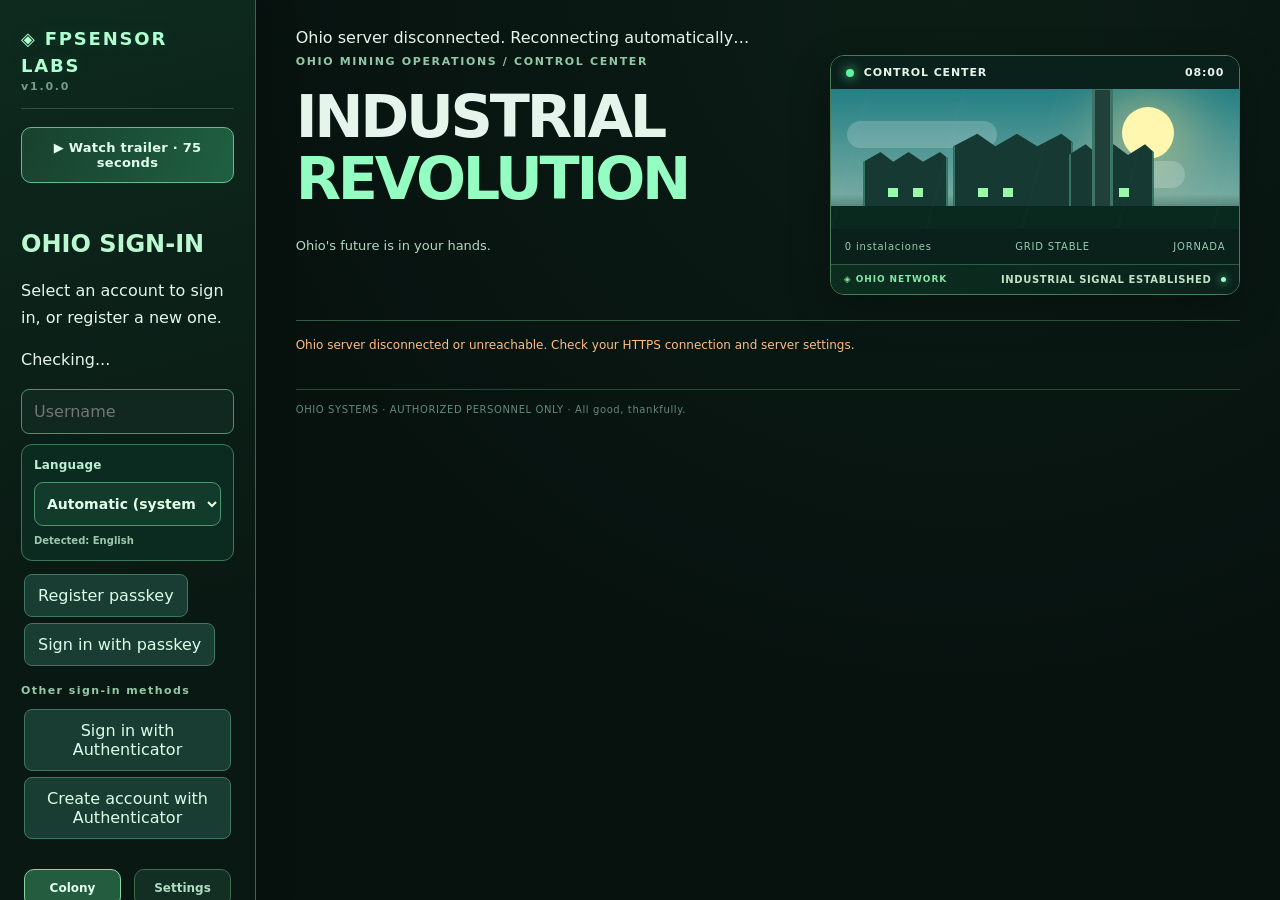
<file: index.html>
<!doctype html><html lang="es"><head><meta charset="utf-8"><meta name="viewport" content="width=device-width,initial-scale=1"><title>Ohio: Ascension · Revolución industrial</title><link rel="stylesheet" href="/assets/style.css?v=b573821d0b29"><link rel="stylesheet" href="/assets/liveness.css?v=f053155981be"><link rel="stylesheet" href="/assets/director.css?v=aa2352392f3e"><link rel="stylesheet" href="/assets/desktop.css?v=c63480ffdaac"><link rel="stylesheet" href="/assets/mobile.css?v=42c8243a0ad1"><link rel="stylesheet" href="/assets/cinematics.css?v=554cb8bcc47b"><link rel="icon" href="/assets/favicon.svg?v=36151721e9ef" type="image/svg+xml"><link rel="manifest" href="/assets/manifest.webmanifest?v=8a5c124b3290"><meta name="theme-color" content="#0b1c18"></head><body><header id="mobile-topbar" class="mobile-only"><strong>◈ OHIO</strong><span id="mobile-clock">08:00</span><button type="button" id="mobile-menu-toggle" aria-controls="mobile-drawer" aria-expanded="false">☰ Panel</button></header><div id="mobile-drawer-backdrop" hidden></div><div id="ohio-atmosphere" aria-hidden="true"></div><div class="shell"><aside id="mobile-drawer"><div class="logo">◈ <span id="lab-name" class="lab-name">FPSENSOR LABS</span> <span class="lab-version">v1.0.0</span></div><div class="welcome-actions"><a class="trailer-link" href="/demo.html">▶ Ver tráiler · 75 segundos</a></div><div id="auth"><h2>ACCESO A OHIO</h2><p class="auth-help">Elegí tu usuario para ingresar o registrá uno nuevo.</p><p id="authInfo">Verificando...</p><input id="username" placeholder="Nombre de usuario" autocomplete="username" maxlength="40"><button id="register">Registrar passkey</button><button id="login">Entrar con passkey</button></div><section id="sidebar" hidden><div id="ohio-colony-controls"><h3>ESTADO DE LA COLONIA</h3><div id="stats"></div><h3>RED ELÉCTRICA</h3><div class="meter"><div id="powerFill"></div></div><p id="power"></p><button class="full" data-action="rest">Descansar · 90 créditos</button><button class="full" id="restart">Reiniciar campaña</button></div><section id="ohio-settings" aria-label="Configuración"><h3>SONIDO</h3><button class="full" id="audio-toggle" type="button">Activar música</button><button class="full" id="cinematics-toggle" type="button" aria-pressed="true">Efectos cinematográficos: activados</button><label class="audio-label" for="music-volume">Volumen de música <output id="music-volume-value">50%</output></label><input id="music-volume" type="range" min="0" max="100" value="50" step="1" aria-label="Volumen de música"><h3>IDIOMA</h3><div id="ohio-language-slot"></div><h3>AUTENTICACIÓN</h3><div id="ohio-security-slot"></div><div class="micro">Partidas JSON firmadas · SQLite para autenticación · sesión protegida por passkey</div><button id="mobile-logout" class="danger-logout" type="button">Cerrar sesión</button></section><button id="logout" class="desktop-logout danger-logout" type="button" hidden>Cerrar sesión</button></aside><main id="main"><div id="server-connection-banner" role="alert" hidden>Servidor de Ohio desconectado. No se pueden iniciar sesiones ni guardar partidas hasta recuperar la conexión HTTPS.</div><section id="mobile-resource-strip" class="mobile-only" aria-label="Recursos principales"><div><small>CRÉDITOS</small><strong id="m-credits">—</strong></div><div><small>MADERA</small><strong id="m-wood">—</strong></div><div><small>MINERAL</small><strong id="m-ore">—</strong></div></section><div class="hero"><div class="eyebrow">EXPLOTACIONES MINERAS DE OHIO / CENTRO DE CONTROL</div><h1>REVOLUCIÓN <em>INDUSTRIAL</em></h1><p id="summary">El futuro de Ohio está en tus manos.</p><div id="live-console"></div></div><div id="game" hidden><nav class="tabs"><button data-tab="map" class="active">Mapa</button><button data-tab="operations">Operaciones</button><button data-tab="projects">Construcción</button><button data-tab="contracts">Contratos</button><button data-tab="environment">Medioambiente</button><button data-tab="world">Red mundial</button><button data-tab="space">Espacio</button><button data-tab="enterprise">Empresa y Justicia</button><button data-tab="energy">Energía</button><button data-tab="logs">Registro</button></nav><div id="event"></div><div class="view" id="map"></div><div class="view" id="operations" hidden></div><div class="view" id="projects" hidden></div><div class="view" id="contracts" hidden></div><div class="view" id="environment" hidden></div><div class="view" id="world" hidden></div><div class="view" id="space" hidden></div><div class="view" id="enterprise" hidden></div><div class="view" id="energy" hidden></div><div class="view" id="logs" hidden></div></div><div id="message" role="status" aria-live="polite"></div><footer>SISTEMAS OHIO · SOLO PERSONAL AUTORIZADO · Todo bien por suerte.</footer></main></div><nav id="mobile-bottom-nav" class="mobile-only" aria-label="Navegación móvil" hidden><button type="button" data-mobile-tab="map" aria-label="Mapa">⌖<span>Mapa</span></button><button type="button" data-mobile-tab="operations" aria-label="Operaciones">⚙<span>Operar</span></button><button type="button" data-mobile-tab="projects" aria-label="Construcción">▤<span>Construir</span></button><button type="button" data-mobile-tab="energy" aria-label="Red eléctrica">ϟ<span>Energía</span></button><button type="button" id="mobile-more" aria-label="Más secciones">☷<span>Más</span></button></nav><script src="/assets/views/world.js?v=b7689ed35cdd" defer></script><script src="/assets/views/space.js?v=13f882e2bcca" defer></script><script src="/assets/views/enterprise.js?v=c03bebee5147" defer></script><script src="/assets/views/energy.js?v=318f23d65ea8" defer></script><script src="/assets/audio.js?v=af4039d93937" defer></script><script src="/assets/ambience.js?v=b037c4076df5" defer></script><script src="/assets/cinematics.js?v=2233dbeda361" defer></script><script src="/assets/director-ui.js?v=d716d535e504" defer></script><script src="/assets/render.js?v=2167cf3edd26" defer></script><script src="/assets/progression.js?v=f1f5b6232f24" defer></script><script src="/assets/mobile.js?v=fb29cc2fdc03" defer></script><script src="/assets/desktop.js?v=7e1333d71bbf" defer></script><script src="/assets/ohio-config.js?v=bae4c6967708" defer></script><script src="/assets/app.js?v=37df8f7dc2d2" defer></script><script src="/assets/settings.js?v=d1808e220103" defer></script><script src="/assets/pwa.js?v=5adde1188548" defer></script></body></html>
</file>
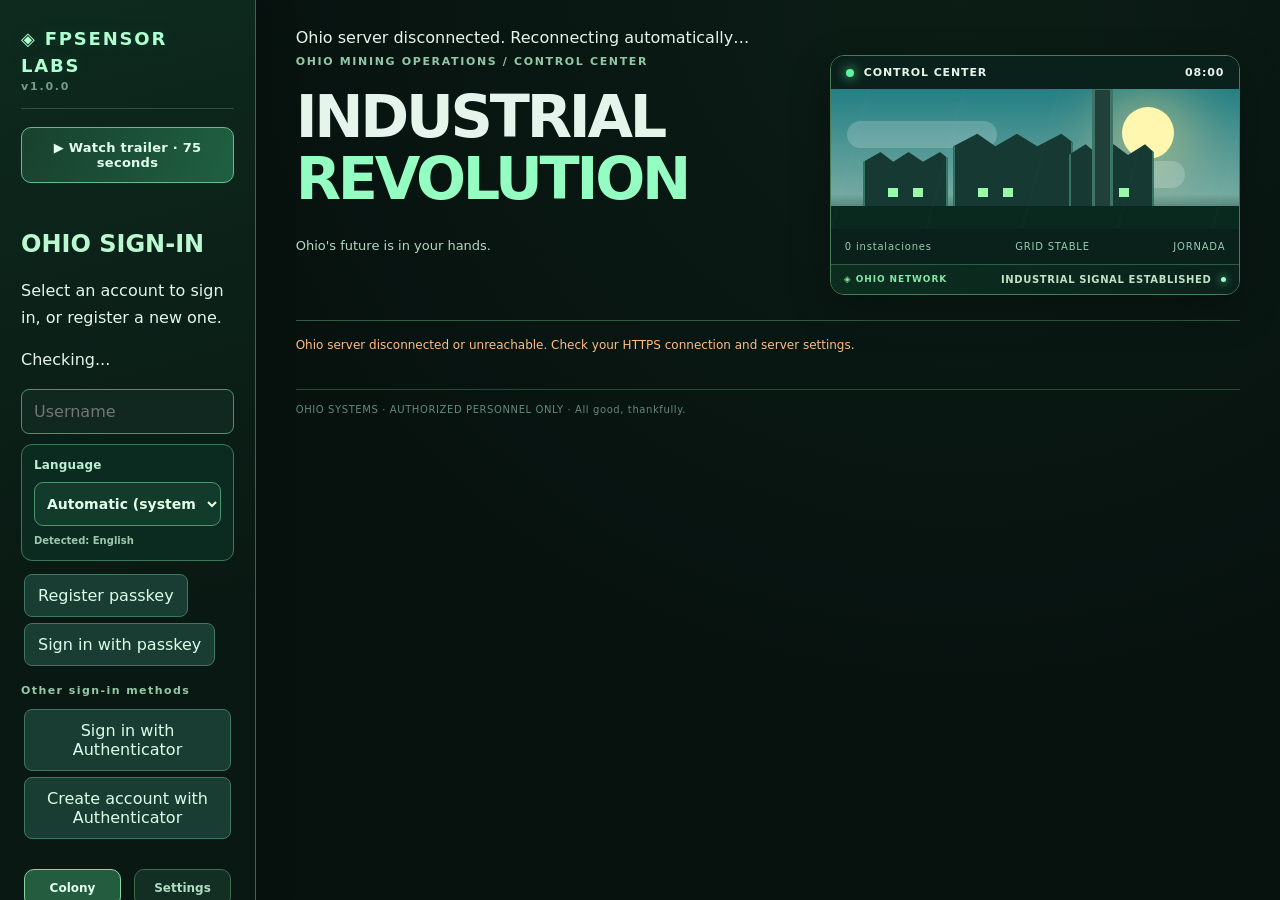
<file: assets/index.html>
<!doctype html><html lang="es"><head><meta charset="utf-8"><meta name="viewport" content="width=device-width,initial-scale=1"><title>Ohio: Ascension · Revolución industrial</title><link rel="stylesheet" href="/assets/style.css"><link rel="stylesheet" href="/assets/liveness.css"><link rel="stylesheet" href="/assets/director.css"><link rel="stylesheet" href="/assets/desktop.css"><link rel="stylesheet" href="/assets/mobile.css"><link rel="stylesheet" href="/assets/cinematics.css"><link rel="icon" href="/assets/favicon.svg" type="image/svg+xml"><link rel="manifest" href="/assets/manifest.webmanifest"><meta name="theme-color" content="#0b1c18"></head><body><header id="mobile-topbar" class="mobile-only"><strong>◈ OHIO</strong><span id="mobile-clock">08:00</span><button type="button" id="mobile-menu-toggle" aria-controls="mobile-drawer" aria-expanded="false">☰ Panel</button></header><div id="mobile-drawer-backdrop" hidden></div><div id="ohio-atmosphere" aria-hidden="true"></div><div class="shell"><aside id="mobile-drawer"><div class="logo">◈ <span id="lab-name" class="lab-name">FPSENSOR LABS</span> <span class="lab-version">v1.0.0</span></div><div class="welcome-actions"><a class="trailer-link" href="/demo">▶ Ver tráiler · 75 segundos</a></div><div id="auth"><h2>ACCESO A OHIO</h2><p class="auth-help">Elegí tu usuario para ingresar o registrá uno nuevo.</p><p id="authInfo">Verificando...</p><input id="username" placeholder="Nombre de usuario" autocomplete="username" maxlength="40"><button id="register">Registrar passkey</button><button id="login">Entrar con passkey</button></div><section id="sidebar" hidden><div id="ohio-colony-controls"><h3>ESTADO DE LA COLONIA</h3><div id="stats"></div><h3>RED ELÉCTRICA</h3><div class="meter"><div id="powerFill"></div></div><p id="power"></p><button class="full" data-action="rest">Descansar · 90 créditos</button><button class="full" id="restart">Reiniciar campaña</button></div><section id="ohio-settings" aria-label="Configuración"><h3>SONIDO</h3><button class="full" id="audio-toggle" type="button">Activar música</button><button class="full" id="cinematics-toggle" type="button" aria-pressed="true">Efectos cinematográficos: activados</button><label class="audio-label" for="music-volume">Volumen de música <output id="music-volume-value">50%</output></label><input id="music-volume" type="range" min="0" max="100" value="50" step="1" aria-label="Volumen de música"><h3>IDIOMA</h3><div id="ohio-language-slot"></div><h3>AUTENTICACIÓN</h3><div id="ohio-security-slot"></div><div class="micro">Partidas JSON firmadas · SQLite para autenticación · sesión protegida por passkey</div><button id="mobile-logout" class="danger-logout" type="button">Cerrar sesión</button></section><button id="logout" class="desktop-logout danger-logout" type="button" hidden>Cerrar sesión</button></aside><main id="main"><div id="server-connection-banner" role="alert" hidden>Servidor de Ohio desconectado. No se pueden iniciar sesiones ni guardar partidas hasta recuperar la conexión HTTPS.</div><section id="mobile-resource-strip" class="mobile-only" aria-label="Recursos principales"><div><small>CRÉDITOS</small><strong id="m-credits">—</strong></div><div><small>MADERA</small><strong id="m-wood">—</strong></div><div><small>MINERAL</small><strong id="m-ore">—</strong></div></section><div class="hero"><div class="eyebrow">EXPLOTACIONES MINERAS DE OHIO / CENTRO DE CONTROL</div><h1>REVOLUCIÓN <em>INDUSTRIAL</em></h1><p id="summary">El futuro de Ohio está en tus manos.</p><div id="live-console"></div></div><div id="game" hidden><nav class="tabs"><button data-tab="map" class="active">Mapa</button><button data-tab="operations">Operaciones</button><button data-tab="projects">Construcción</button><button data-tab="contracts">Contratos</button><button data-tab="environment">Medioambiente</button><button data-tab="world">Red mundial</button><button data-tab="space">Espacio</button><button data-tab="enterprise">Empresa y Justicia</button><button data-tab="energy">Energía</button><button data-tab="logs">Registro</button></nav><div id="event"></div><div class="view" id="map"></div><div class="view" id="operations" hidden></div><div class="view" id="projects" hidden></div><div class="view" id="contracts" hidden></div><div class="view" id="environment" hidden></div><div class="view" id="world" hidden></div><div class="view" id="space" hidden></div><div class="view" id="enterprise" hidden></div><div class="view" id="energy" hidden></div><div class="view" id="logs" hidden></div></div><div id="message" role="status" aria-live="polite"></div><footer>SISTEMAS OHIO · SOLO PERSONAL AUTORIZADO · Todo bien por suerte.</footer></main></div><nav id="mobile-bottom-nav" class="mobile-only" aria-label="Navegación móvil" hidden><button type="button" data-mobile-tab="map" aria-label="Mapa">⌖<span>Mapa</span></button><button type="button" data-mobile-tab="operations" aria-label="Operaciones">⚙<span>Operar</span></button><button type="button" data-mobile-tab="projects" aria-label="Construcción">▤<span>Construir</span></button><button type="button" data-mobile-tab="energy" aria-label="Red eléctrica">ϟ<span>Energía</span></button><button type="button" id="mobile-more" aria-label="Más secciones">☷<span>Más</span></button></nav><script src="/assets/views/world.js" defer></script><script src="/assets/views/space.js" defer></script><script src="/assets/views/enterprise.js" defer></script><script src="/assets/views/energy.js" defer></script><script src="/assets/audio.js" defer></script><script src="/assets/ambience.js" defer></script><script src="/assets/cinematics.js" defer></script><script src="/assets/director-ui.js" defer></script><script src="/assets/render.js" defer></script><script src="/assets/progression.js" defer></script><script src="/assets/mobile.js" defer></script><script src="/assets/desktop.js" defer></script><script src="/assets/ohio-config.js" defer></script><script src="/assets/app.js" defer></script><script src="/assets/settings.js" defer></script><script src="/assets/pwa.js" defer></script></body></html>
</file>
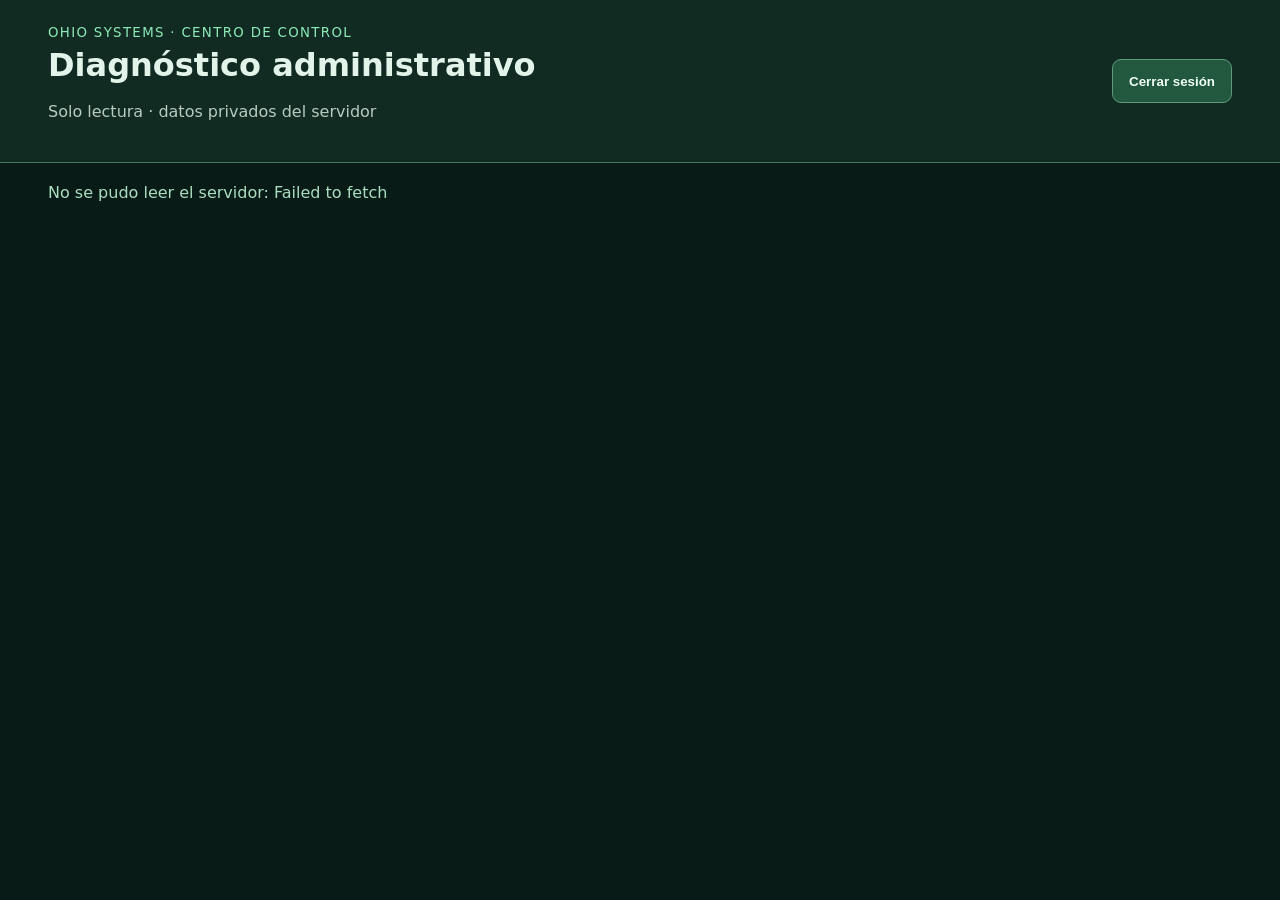
<file: admin.html>
<!doctype html>
<html lang="es">
<head><meta charset="utf-8"><meta name="viewport" content="width=device-width, initial-scale=1">
<title>Ohio · Administración</title><link rel="icon" href="/assets/favicon.svg?v=36151721e9ef">
<link rel="stylesheet" href="/assets/admin.css?v=d849f212671f"></head>
<body>
<header><div><small>OHIO SYSTEMS · CENTRO DE CONTROL</small><h1>Diagnóstico administrativo</h1><p>Solo lectura · datos privados del servidor</p></div><button type="button" id="logout">Cerrar sesión</button></header>
<main>
<section id="auth-warning" role="alert" hidden>Iniciá sesión con la cuenta administrativa habilitada desde la PC del servidor. <a href="/">Volver al inicio</a></section>
<section id="status" role="status" aria-live="polite">Comprobando sesión…</section>
<section id="dashboard" hidden>
<div class="toolbar"><span id="updated"></span><button type="button" id="refresh">Actualizar</button><button type="button" id="export">Exportar JSON</button></div>
<div id="totals" class="totals" aria-label="Indicadores globales"></div>
<h2>Usuarios y partidas</h2>
<p>Los tiempos registrados son estimaciones de actividad desde que se habilitó el seguimiento, no horas históricas de todas las colonias. Las partidas de jugadores no se modifican.</p>
<div class="table-scroll"><table><thead><tr><th>Usuario</th><th>Acceso</th><th>Partida</th><th>Día / Créditos</th><th>Instalaciones / Espacio</th><th>Actividad</th><th>Última conexión</th></tr></thead><tbody id="users"></tbody></table></div>
<h2>Información de seguimiento</h2><ul id="notes"></ul>
</section>
</main>
<script src="/assets/ohio-config.js?v=bae4c6967708" defer></script>
<script src="/assets/admin.js?v=c6b22720a97f" defer></script>
</body></html>
</file>
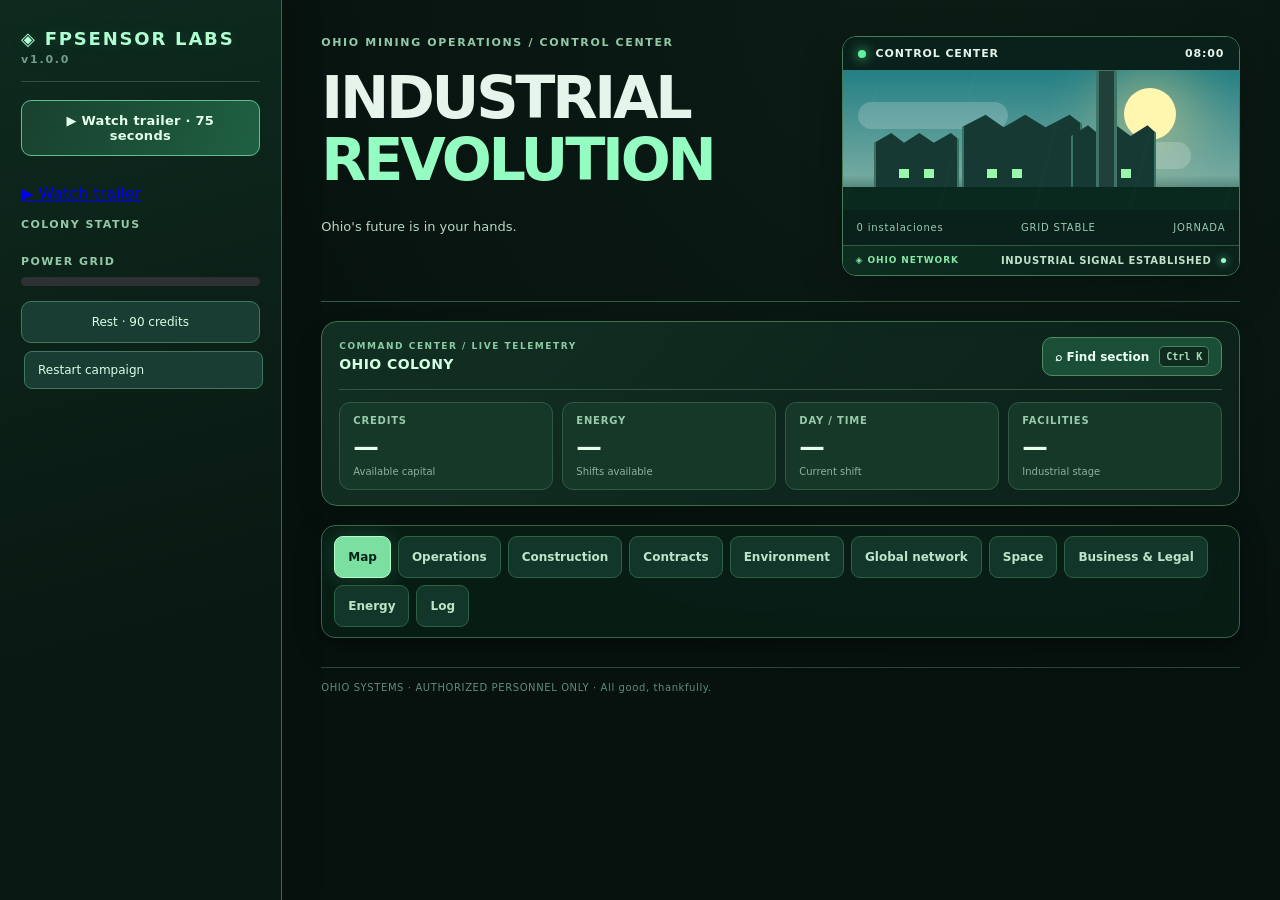
<file: demo-game.html>
<!doctype html><html lang="es"><head><meta charset="utf-8"><meta name="viewport" content="width=device-width,initial-scale=1"><title>Ohio: Ascension · Demostración del juego</title><link rel="stylesheet" href="/assets/style.css?v=b573821d0b29"><link rel="stylesheet" href="/assets/liveness.css?v=f053155981be"><link rel="stylesheet" href="/assets/director.css?v=aa2352392f3e"><link rel="stylesheet" href="/assets/desktop.css?v=c63480ffdaac"><link rel="stylesheet" href="/assets/mobile.css?v=42c8243a0ad1"><link rel="stylesheet" href="/assets/demo-game.css?v=15626c9fd7f2"><link rel="stylesheet" href="/assets/demo-mobile.css?v=64666ee2ab89"><link rel="stylesheet" href="/assets/cinematics.css?v=554cb8bcc47b"><link rel="icon" href="/assets/favicon.svg?v=36151721e9ef" type="image/svg+xml"><link rel="manifest" href="/assets/manifest.webmanifest?v=8a5c124b3290"><meta name="theme-color" content="#0b1c18"></head><body><header id="mobile-topbar" class="mobile-only"><strong>◈ OHIO</strong><span id="mobile-clock">08:00</span><button type="button" id="mobile-menu-toggle" aria-controls="mobile-drawer" aria-expanded="false">☰ Panel</button></header><div id="mobile-drawer-backdrop" hidden></div><div id="ohio-atmosphere" aria-hidden="true"></div><div class="shell"><aside id="mobile-drawer"><div class="logo">◈ <span id="lab-name" class="lab-name">FPSENSOR LABS</span> <span class="lab-version">v1.0.0</span></div><div class="welcome-actions"><a class="trailer-link" href="/demo.html">▶ Ver tráiler · 75 segundos</a></div><div id="auth"><h2>ACCESO A OHIO</h2><p class="auth-help">Elegí tu usuario para ingresar o registrá uno nuevo.</p><p id="authInfo">Verificando...</p><input id="username" placeholder="Nombre de usuario" autocomplete="username" maxlength="40"><button id="register">Registrar passkey</button><button id="login">Entrar con passkey</button></div><section id="sidebar" hidden><div class="mobile-account-actions"><a href="/demo.html">▶ Ver tráiler</a></div><div id="ohio-colony-controls"><h3>ESTADO DE LA COLONIA</h3><div id="stats"></div><h3>RED ELÉCTRICA</h3><div class="meter"><div id="powerFill"></div></div><p id="power"></p><button class="full" data-action="rest">Descansar · 90 créditos</button><button class="full" id="restart">Reiniciar campaña</button></div><section id="ohio-settings" aria-label="Configuración"><h3>SONIDO</h3><button class="full" id="audio-toggle" type="button">Activar música</button><button class="full" id="cinematics-toggle" type="button" aria-pressed="true">Efectos cinematográficos: activados</button><label class="audio-label" for="music-volume">Volumen de música <output id="music-volume-value">50%</output></label><input id="music-volume" type="range" min="0" max="100" value="50" step="1" aria-label="Volumen de música"><h3>IDIOMA</h3><div id="ohio-language-slot"></div><h3>AUTENTICACIÓN</h3><div id="ohio-security-slot"></div><div class="micro">Partidas JSON firmadas · SQLite para autenticación · sesión protegida por passkey</div><button id="mobile-logout" class="danger-logout" type="button">Cerrar sesión</button></section><button id="logout" class="desktop-logout danger-logout" type="button" hidden>Cerrar sesión</button></aside><main id="main"><div id="server-connection-banner" role="alert" hidden>Servidor de Ohio desconectado. No se pueden iniciar sesiones ni guardar partidas hasta recuperar la conexión HTTPS.</div><section id="mobile-resource-strip" class="mobile-only" aria-label="Recursos principales"><div><small>CRÉDITOS</small><strong id="m-credits">—</strong></div><div><small>MADERA</small><strong id="m-wood">—</strong></div><div><small>MINERAL</small><strong id="m-ore">—</strong></div></section><div class="hero"><div class="eyebrow">EXPLOTACIONES MINERAS DE OHIO / CENTRO DE CONTROL</div><h1>REVOLUCIÓN <em>INDUSTRIAL</em></h1><p id="summary">El futuro de Ohio está en tus manos.</p><div id="live-console"></div></div><div id="game" hidden><nav class="tabs"><button data-tab="map" class="active">Mapa</button><button data-tab="operations">Operaciones</button><button data-tab="projects">Construcción</button><button data-tab="contracts">Contratos</button><button data-tab="environment">Medioambiente</button><button data-tab="world">Red mundial</button><button data-tab="space">Espacio</button><button data-tab="enterprise">Empresa y Justicia</button><button data-tab="energy">Energía</button><button data-tab="logs">Registro</button></nav><div id="event"></div><div class="view" id="map"></div><div class="view" id="operations" hidden></div><div class="view" id="projects" hidden></div><div class="view" id="contracts" hidden></div><div class="view" id="environment" hidden></div><div class="view" id="world" hidden></div><div class="view" id="space" hidden></div><div class="view" id="enterprise" hidden></div><div class="view" id="energy" hidden></div><div class="view" id="logs" hidden></div></div><div id="message" role="status" aria-live="polite"></div><footer>SISTEMAS OHIO · SOLO PERSONAL AUTORIZADO · Todo bien por suerte.</footer></main></div><nav id="mobile-bottom-nav" class="mobile-only" aria-label="Navegación móvil" hidden><button type="button" data-mobile-tab="map" aria-label="Mapa">⌖<span>Mapa</span></button><button type="button" data-mobile-tab="operations" aria-label="Operaciones">⚙<span>Operar</span></button><button type="button" data-mobile-tab="projects" aria-label="Construcción">▤<span>Construir</span></button><button type="button" data-mobile-tab="energy" aria-label="Red eléctrica">ϟ<span>Energía</span></button><button type="button" id="mobile-more" aria-label="Más secciones">☷<span>Más</span></button></nav><script src="/assets/views/world.js?v=b7689ed35cdd" defer></script><script src="/assets/views/space.js?v=13f882e2bcca" defer></script><script src="/assets/views/enterprise.js?v=c03bebee5147" defer></script><script src="/assets/views/energy.js?v=318f23d65ea8" defer></script><script src="/assets/ambience.js?v=b037c4076df5" defer></script><script src="/assets/cinematics.js?v=2233dbeda361" defer></script><script src="/assets/director-ui.js?v=d716d535e504" defer></script><script src="/assets/render.js?v=2167cf3edd26" defer></script><script src="/assets/progression.js?v=f1f5b6232f24" defer></script><script src="/assets/mobile.js?v=fb29cc2fdc03" defer></script><script src="/assets/desktop.js?v=7e1333d71bbf" defer></script><script src="/assets/demo-player.js?v=11e1a344e15a" defer></script></body></html>
</file>
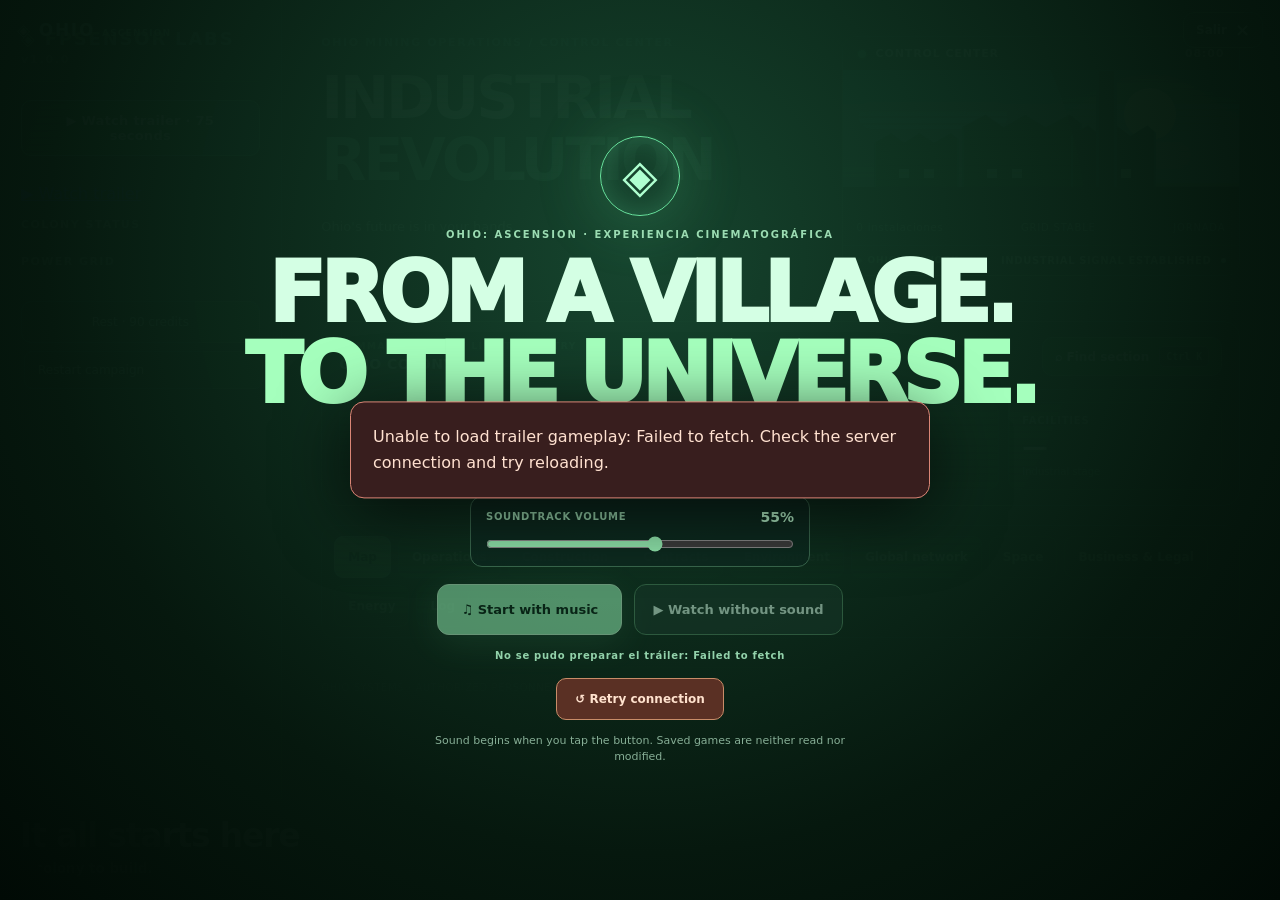
<file: demo.html>
<!doctype html>
<html lang="es">
<head>
<meta charset="utf-8">
<meta name="viewport" content="width=device-width,initial-scale=1,viewport-fit=cover">
<meta name="theme-color" content="#06140f">
<title>OHIO: ASCENSION · Tráiler oficial</title>
<link rel="icon" href="/assets/favicon.svg?v=36151721e9ef" type="image/svg+xml">
<link rel="stylesheet" href="/assets/demo.css?v=843c48c381a1"><link rel="stylesheet" href="/assets/cinematics.css?v=554cb8bcc47b">
</head>
<body>
<main class="trailer" id="trailer">
  <iframe id="game-frame" title="Gameplay real simulado de Ohio: Ascension"
          src="/demo-game.html" tabindex="-1" aria-hidden="true"></iframe>
  <div class="trailer-vignette" aria-hidden="true"></div>
  <div class="trailer-scanlines" aria-hidden="true"></div>
  <div class="trailer-cut" id="trailer-cut" aria-hidden="true"></div>
  <header class="trailer-header">
    <a href="/" class="trailer-logo" aria-label="Volver a Ohio">◈ <span>OHIO</span><small>ASCENSION</small></a>
    <a class="trailer-exit" href="/">Salir <span aria-hidden="true">×</span></a>
  </header>
  <!-- A small contextual caption; the game footage remains the hero. -->
  <section class="trailer-copy" aria-label="Narración del tráiler">
    <h1 id="scene-title">Todo empieza acá</h1>
    <p id="scene-description" aria-live="off">Una colonia por construir.</p>
  </section>
  <!-- The film can be paused by touching its surface; no player toolbar. -->
  <div id="trailer-paused" class="trailer-paused" role="status" hidden>
    PAUSADO <span>· Tocá o hacé clic para continuar</span>
  </div>
  <section id="trailer-end" class="trailer-end" hidden aria-label="Fin del tráiler">
    <p class="trailer-end-kicker">EXPLOTACIONES MINERAS DE OHIO</p>
    <h2>LA HISTORIA<br><em>LA ESCRIBÍS VOS.</em></h2>
    <p>Las decisiones se sienten. Una civilización por construir.</p>
    <div class="trailer-end-actions">
      <a href="/" class="trailer-play">Entrar a Ohio <span aria-hidden="true">↗</span></a>
      <button type="button" id="replay">↺ Volver a ver</button>
    </div>
    <small>Partidas de demostración aisladas. Tus datos permanecen intactos.</small>
  </section>
  <section id="trailer-gate" class="trailer-gate" aria-label="Iniciar tráiler">
    <div class="trailer-gate-beacon" aria-hidden="true"><span>◈</span></div>
    <p class="trailer-gate-eyebrow">OHIO: ASCENSION · EXPERIENCIA CINEMATOGRÁFICA</p>
    <h2>DE UNA ALDEA.<br><em>AL UNIVERSO.</em></h2>
    <p class="trailer-gate-description">75 segundos de gameplay real calculado por el motor del juego. Una banda sonora original que acompaña cada cambio de rumbo.</p>
    <div class="trailer-gate-volume">
      <label for="music-volume">VOLUMEN DE LA BANDA SONORA <output id="music-volume-value" for="music-volume">55%</output></label>
      <input id="music-volume" type="range" min="0" max="100" value="55" step="1"
             aria-label="Volumen de la música del tráiler">
    </div>
    <div class="trailer-gate-actions">
      <button type="button" id="trailer-start-audio" disabled>♫ Iniciar con música</button>
      <button type="button" id="trailer-start-muted" disabled>▶ Ver sin sonido</button>
    </div>
    <p id="trailer-gate-status" class="trailer-gate-status" role="status">Preparando secuencias de juego…</p>
    <button id="trailer-retry" class="trailer-retry" type="button" hidden>↺ Reintentar conexión</button>
    <small>El sonido comienza al tocar el botón. No se leen ni modifican partidas guardadas.</small>
  </section>
  <div id="trailer-error" class="trailer-error" role="alert" hidden></div>
</main>
<script src="/assets/cinematics.js?v=2233dbeda361" defer></script><script src="/assets/trailer-audio.js?v=00e386ec44a7" defer></script>
<script src="/assets/ohio-config.js?v=bae4c6967708" defer></script><script src="/assets/demo.js?v=af17e28def24" defer></script>
</body>
</html>
</file>
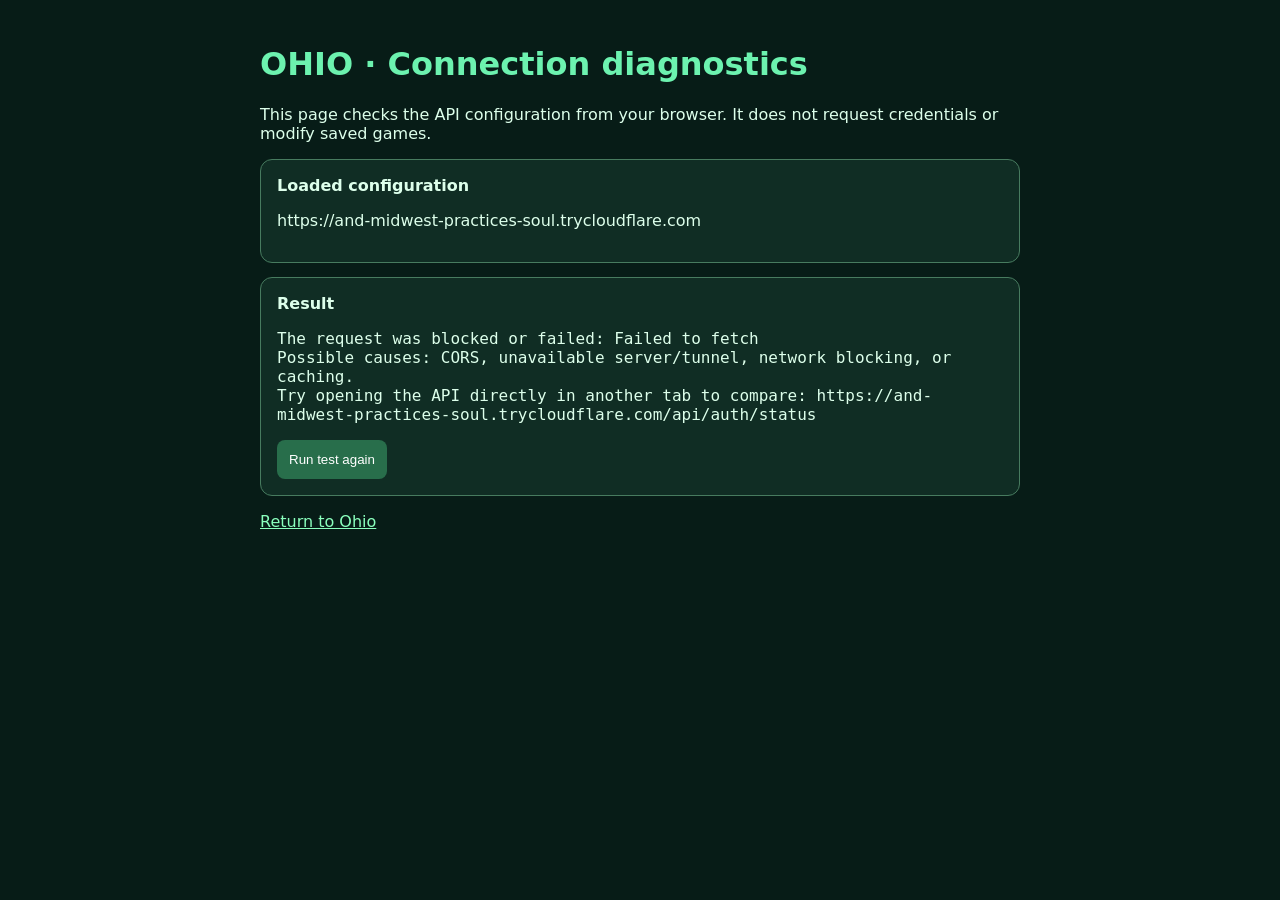
<file: diagnostico.html>
<!doctype html>
<html lang="es"><head><meta charset="utf-8"><meta name="viewport" content="width=device-width,initial-scale=1">
<title>Ohio · Diagnóstico de conexión</title><link rel="icon" href="/assets/favicon.svg?v=36151721e9ef">
<style>body{font:16px system-ui;background:#071c17;color:#ddffeb;padding:24px;max-width:760px;margin:auto}h1{color:#6cf2af}section{background:#102d24;border:1px solid #477b5f;border-radius:12px;padding:16px;margin:14px 0}code,pre{overflow-wrap:anywhere;white-space:pre-wrap}button{padding:12px;background:#286e4b;color:white;border:0;border-radius:8px}a{color:#8affbd}</style>
</head><body><h1>OHIO · Diagnóstico de conexión</h1><p>Esta página comprueba la configuración de API desde el mismo navegador. No solicita credenciales ni modifica partidas.</p>
<section><strong>Configuración cargada</strong><p id="config">Cargando...</p></section>
<section><strong>Resultado</strong><pre id="result">Esperando...</pre><button id="retry">Repetir prueba</button></section>
<p><a href="/">Volver a Ohio</a></p>
<script src="/assets/ohio-config.js?v=bae4c6967708"></script>
<script src="/assets/i18n-loader.js?v=b5b4043b8fe2" defer></script>
<script>
"use strict";
const output=document.getElementById("result");
const api=String(window.OHIO_API_ORIGIN||"").replace(/\/$/,"");
document.getElementById("config").textContent=api||"(vacía: se usaría el dominio de la web)";
async function test(){
 const url=(api||location.origin)+"/api/auth/status";
 output.textContent="Probando "+url+" ...";
 try{
  const r=await fetch(url,{credentials:"include",cache:"no-store"});
  const body=await r.text();
  output.textContent="HTTP "+r.status+"\nRespuesta: "+body.slice(0,1200)+"\n"+(r.ok?"La API respondió. Falta comprobar cookies y passkeys.":"La API devolvió un error.");
 }catch(e){
  output.textContent="La solicitud fue bloqueada o falló: "+e.message+"\nPosibles causas: CORS, servidor/túnel caído, bloqueo de red o caché.\nProbá abrir la API directamente en otra pestaña para comparar: "+url;
 }
}
document.getElementById("retry").addEventListener("click",test);test();
</script></body></html>
</file>
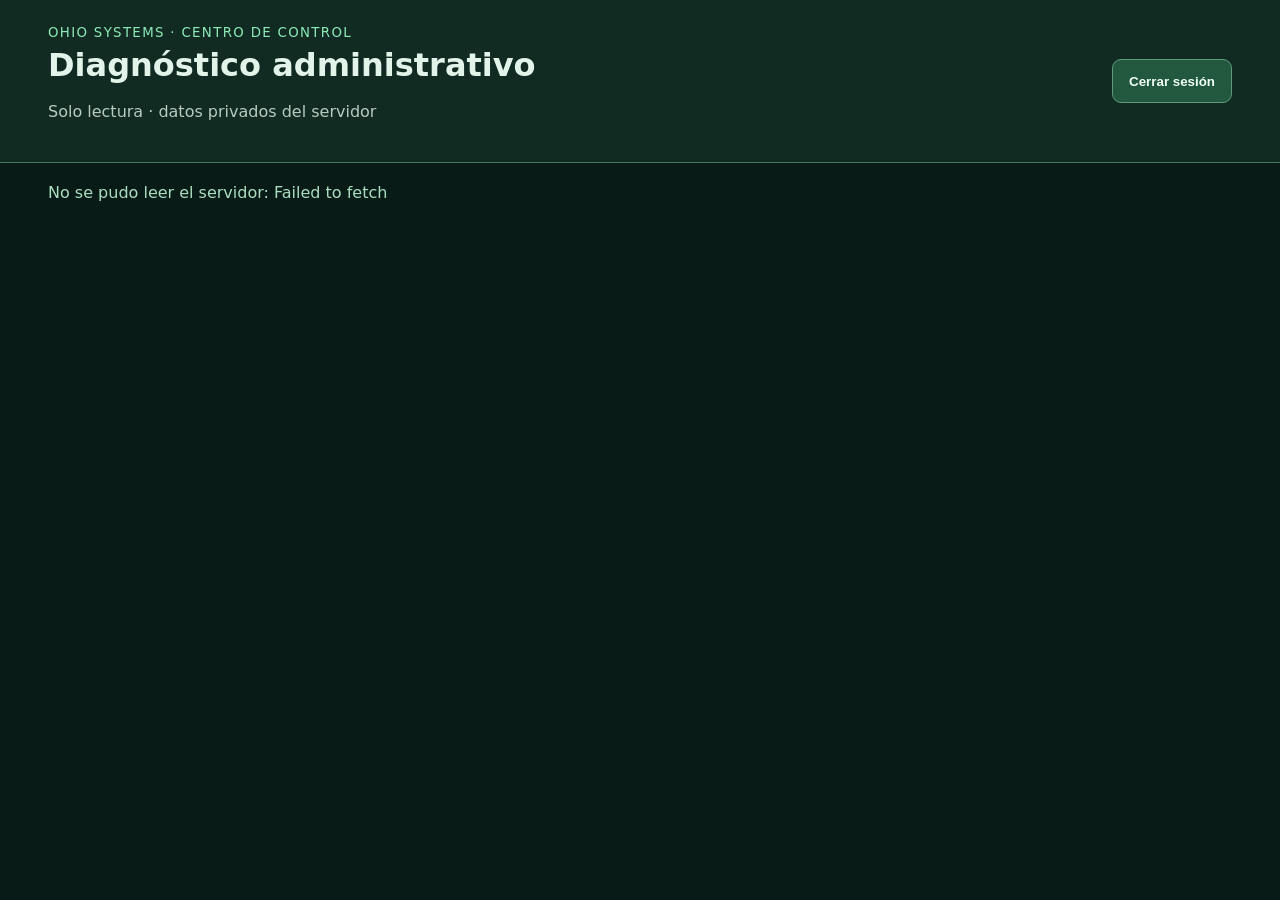
<file: assets/admin.html>
<!doctype html>
<html lang="es">
<head><meta charset="utf-8"><meta name="viewport" content="width=device-width, initial-scale=1">
<title>Ohio · Administración</title><link rel="icon" href="/assets/favicon.svg">
<link rel="stylesheet" href="/assets/admin.css"></head>
<body>
<header><div><small>OHIO SYSTEMS · CENTRO DE CONTROL</small><h1>Diagnóstico administrativo</h1><p>Solo lectura · datos privados del servidor</p></div><button type="button" id="logout">Cerrar sesión</button></header>
<main>
<section id="auth-warning" role="alert" hidden>Iniciá sesión con la cuenta administrativa habilitada desde la PC del servidor. <a href="/">Volver al inicio</a></section>
<section id="status" role="status" aria-live="polite">Comprobando sesión…</section>
<section id="dashboard" hidden>
<div class="toolbar"><span id="updated"></span><button type="button" id="refresh">Actualizar</button><button type="button" id="export">Exportar JSON</button></div>
<div id="totals" class="totals" aria-label="Indicadores globales"></div>
<h2>Usuarios y partidas</h2>
<p>Los tiempos registrados son estimaciones de actividad desde que se habilitó el seguimiento, no horas históricas de todas las colonias. Las partidas de jugadores no se modifican.</p>
<div class="table-scroll"><table><thead><tr><th>Usuario</th><th>Acceso</th><th>Partida</th><th>Día / Créditos</th><th>Instalaciones / Espacio</th><th>Actividad</th><th>Última conexión</th></tr></thead><tbody id="users"></tbody></table></div>
<h2>Información de seguimiento</h2><ul id="notes"></ul>
</section>
</main>
<script src="/assets/ohio-config.js" defer></script>
<script src="/assets/admin.js" defer></script>
</body></html>
</file>
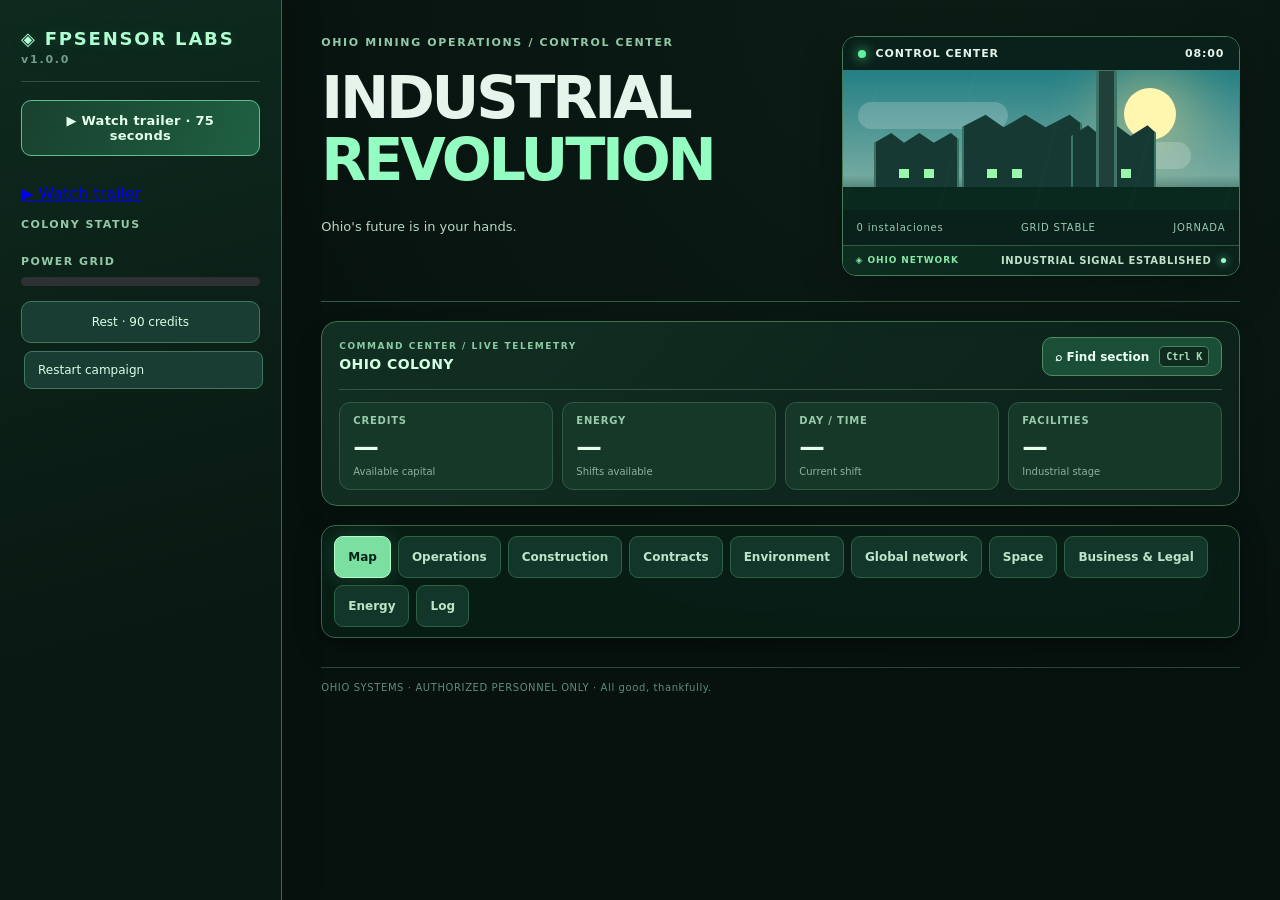
<file: assets/demo-game.html>
<!doctype html><html lang="es"><head><meta charset="utf-8"><meta name="viewport" content="width=device-width,initial-scale=1"><title>Ohio: Ascension · Demostración del juego</title><link rel="stylesheet" href="/assets/style.css"><link rel="stylesheet" href="/assets/liveness.css"><link rel="stylesheet" href="/assets/director.css"><link rel="stylesheet" href="/assets/desktop.css"><link rel="stylesheet" href="/assets/mobile.css"><link rel="stylesheet" href="/assets/demo-game.css"><link rel="stylesheet" href="/assets/demo-mobile.css"><link rel="stylesheet" href="/assets/cinematics.css"><link rel="icon" href="/assets/favicon.svg" type="image/svg+xml"><link rel="manifest" href="/assets/manifest.webmanifest"><meta name="theme-color" content="#0b1c18"></head><body><header id="mobile-topbar" class="mobile-only"><strong>◈ OHIO</strong><span id="mobile-clock">08:00</span><button type="button" id="mobile-menu-toggle" aria-controls="mobile-drawer" aria-expanded="false">☰ Panel</button></header><div id="mobile-drawer-backdrop" hidden></div><div id="ohio-atmosphere" aria-hidden="true"></div><div class="shell"><aside id="mobile-drawer"><div class="logo">◈ <span id="lab-name" class="lab-name">FPSENSOR LABS</span> <span class="lab-version">v1.0.0</span></div><div class="welcome-actions"><a class="trailer-link" href="/demo">▶ Ver tráiler · 75 segundos</a></div><div id="auth"><h2>ACCESO A OHIO</h2><p class="auth-help">Elegí tu usuario para ingresar o registrá uno nuevo.</p><p id="authInfo">Verificando...</p><input id="username" placeholder="Nombre de usuario" autocomplete="username" maxlength="40"><button id="register">Registrar passkey</button><button id="login">Entrar con passkey</button></div><section id="sidebar" hidden><div class="mobile-account-actions"><a href="/demo">▶ Ver tráiler</a></div><div id="ohio-colony-controls"><h3>ESTADO DE LA COLONIA</h3><div id="stats"></div><h3>RED ELÉCTRICA</h3><div class="meter"><div id="powerFill"></div></div><p id="power"></p><button class="full" data-action="rest">Descansar · 90 créditos</button><button class="full" id="restart">Reiniciar campaña</button></div><section id="ohio-settings" aria-label="Configuración"><h3>SONIDO</h3><button class="full" id="audio-toggle" type="button">Activar música</button><button class="full" id="cinematics-toggle" type="button" aria-pressed="true">Efectos cinematográficos: activados</button><label class="audio-label" for="music-volume">Volumen de música <output id="music-volume-value">50%</output></label><input id="music-volume" type="range" min="0" max="100" value="50" step="1" aria-label="Volumen de música"><h3>IDIOMA</h3><div id="ohio-language-slot"></div><h3>AUTENTICACIÓN</h3><div id="ohio-security-slot"></div><div class="micro">Partidas JSON firmadas · SQLite para autenticación · sesión protegida por passkey</div><button id="mobile-logout" class="danger-logout" type="button">Cerrar sesión</button></section><button id="logout" class="desktop-logout danger-logout" type="button" hidden>Cerrar sesión</button></aside><main id="main"><div id="server-connection-banner" role="alert" hidden>Servidor de Ohio desconectado. No se pueden iniciar sesiones ni guardar partidas hasta recuperar la conexión HTTPS.</div><section id="mobile-resource-strip" class="mobile-only" aria-label="Recursos principales"><div><small>CRÉDITOS</small><strong id="m-credits">—</strong></div><div><small>MADERA</small><strong id="m-wood">—</strong></div><div><small>MINERAL</small><strong id="m-ore">—</strong></div></section><div class="hero"><div class="eyebrow">EXPLOTACIONES MINERAS DE OHIO / CENTRO DE CONTROL</div><h1>REVOLUCIÓN <em>INDUSTRIAL</em></h1><p id="summary">El futuro de Ohio está en tus manos.</p><div id="live-console"></div></div><div id="game" hidden><nav class="tabs"><button data-tab="map" class="active">Mapa</button><button data-tab="operations">Operaciones</button><button data-tab="projects">Construcción</button><button data-tab="contracts">Contratos</button><button data-tab="environment">Medioambiente</button><button data-tab="world">Red mundial</button><button data-tab="space">Espacio</button><button data-tab="enterprise">Empresa y Justicia</button><button data-tab="energy">Energía</button><button data-tab="logs">Registro</button></nav><div id="event"></div><div class="view" id="map"></div><div class="view" id="operations" hidden></div><div class="view" id="projects" hidden></div><div class="view" id="contracts" hidden></div><div class="view" id="environment" hidden></div><div class="view" id="world" hidden></div><div class="view" id="space" hidden></div><div class="view" id="enterprise" hidden></div><div class="view" id="energy" hidden></div><div class="view" id="logs" hidden></div></div><div id="message" role="status" aria-live="polite"></div><footer>SISTEMAS OHIO · SOLO PERSONAL AUTORIZADO · Todo bien por suerte.</footer></main></div><nav id="mobile-bottom-nav" class="mobile-only" aria-label="Navegación móvil" hidden><button type="button" data-mobile-tab="map" aria-label="Mapa">⌖<span>Mapa</span></button><button type="button" data-mobile-tab="operations" aria-label="Operaciones">⚙<span>Operar</span></button><button type="button" data-mobile-tab="projects" aria-label="Construcción">▤<span>Construir</span></button><button type="button" data-mobile-tab="energy" aria-label="Red eléctrica">ϟ<span>Energía</span></button><button type="button" id="mobile-more" aria-label="Más secciones">☷<span>Más</span></button></nav><script src="/assets/views/world.js" defer></script><script src="/assets/views/space.js" defer></script><script src="/assets/views/enterprise.js" defer></script><script src="/assets/views/energy.js" defer></script><script src="/assets/ambience.js" defer></script><script src="/assets/cinematics.js" defer></script><script src="/assets/director-ui.js" defer></script><script src="/assets/render.js" defer></script><script src="/assets/progression.js" defer></script><script src="/assets/mobile.js" defer></script><script src="/assets/desktop.js" defer></script><script src="/assets/demo-player.js" defer></script></body></html>
</file>
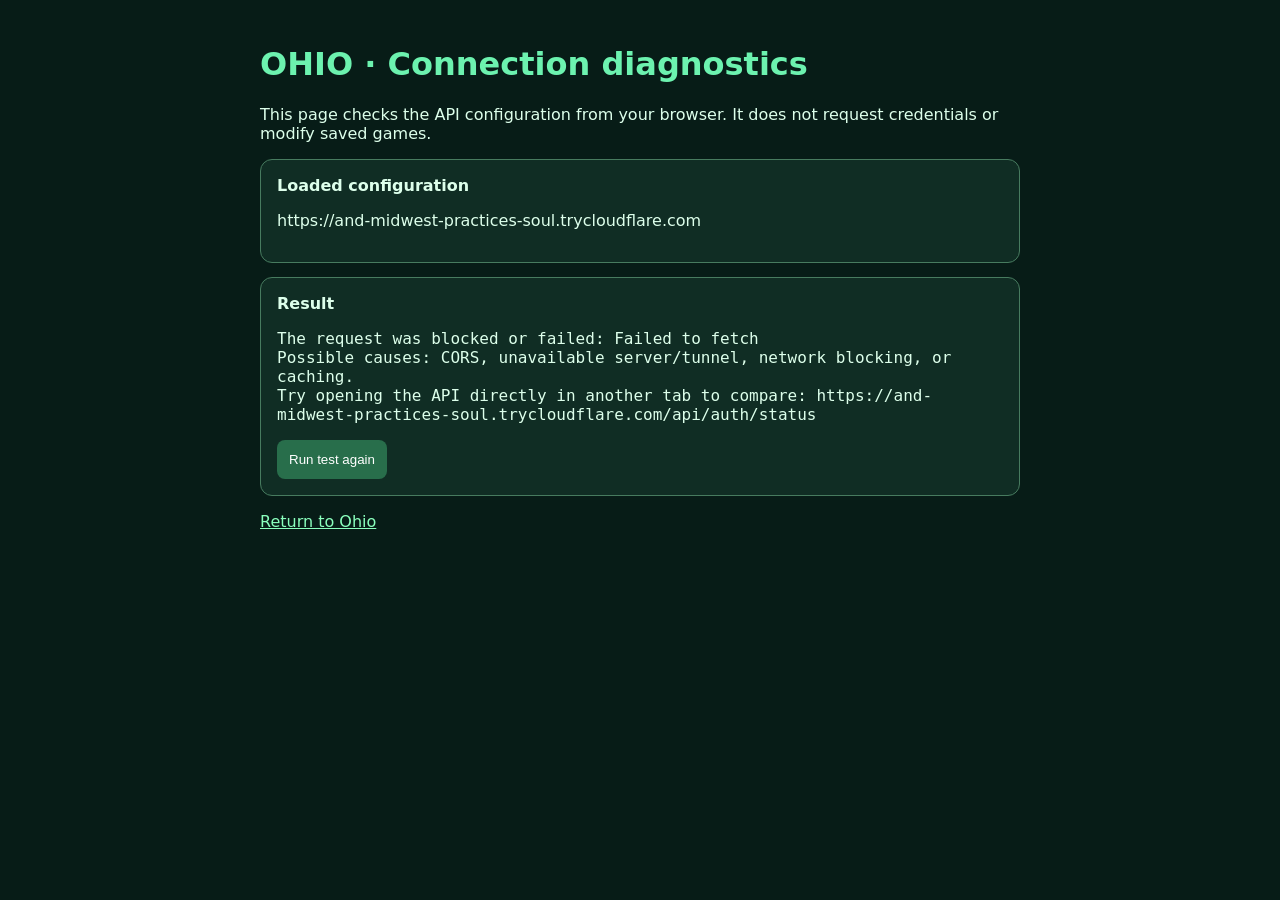
<file: assets/diagnostico.html>
<!doctype html>
<html lang="es"><head><meta charset="utf-8"><meta name="viewport" content="width=device-width,initial-scale=1">
<title>Ohio · Diagnóstico de conexión</title><link rel="icon" href="/assets/favicon.svg">
<style>body{font:16px system-ui;background:#071c17;color:#ddffeb;padding:24px;max-width:760px;margin:auto}h1{color:#6cf2af}section{background:#102d24;border:1px solid #477b5f;border-radius:12px;padding:16px;margin:14px 0}code,pre{overflow-wrap:anywhere;white-space:pre-wrap}button{padding:12px;background:#286e4b;color:white;border:0;border-radius:8px}a{color:#8affbd}</style>
</head><body><h1>OHIO · Diagnóstico de conexión</h1><p>Esta página comprueba la configuración de API desde el mismo navegador. No solicita credenciales ni modifica partidas.</p>
<section><strong>Configuración cargada</strong><p id="config">Cargando...</p></section>
<section><strong>Resultado</strong><pre id="result">Esperando...</pre><button id="retry">Repetir prueba</button></section>
<p><a href="/">Volver a Ohio</a></p>
<script src="/assets/ohio-config.js"></script>
<script src="/assets/i18n-loader.js" defer></script>
<script>
"use strict";
const output=document.getElementById("result");
const api=String(window.OHIO_API_ORIGIN||"").replace(/\/$/,"");
document.getElementById("config").textContent=api||"(vacía: se usaría el dominio de la web)";
async function test(){
 const url=(api||location.origin)+"/api/auth/status";
 output.textContent="Probando "+url+" ...";
 try{
  const r=await fetch(url,{credentials:"include",cache:"no-store"});
  const body=await r.text();
  output.textContent="HTTP "+r.status+"\nRespuesta: "+body.slice(0,1200)+"\n"+(r.ok?"La API respondió. Falta comprobar cookies y passkeys.":"La API devolvió un error.");
 }catch(e){
  output.textContent="La solicitud fue bloqueada o falló: "+e.message+"\nPosibles causas: CORS, servidor/túnel caído, bloqueo de red o caché.\nProbá abrir la API directamente en otra pestaña para comparar: "+url;
 }
}
document.getElementById("retry").addEventListener("click",test);test();
</script></body></html>
</file>
<file: assets/style.css>
:root{font-family:Consolas,"Cascadia Code",system-ui,sans-serif;color:#e6f5ec;background:#07120f}*{box-sizing:border-box}body{margin:0}.shell{min-height:100vh;display:grid;grid-template-columns:275px minmax(0,1fr)}aside{background:#0b1c18;border-right:1px solid #2c5042;padding:24px;display:flex;flex-direction:column;gap:16px}.logo{font-size:18px;color:#afffd2;font-weight:800;letter-spacing:.1em}.logo span{display:block;font-size:11px;color:#749b8d}.micro,footer{font-size:11px;color:#648a7b;margin-top:20px}main{padding:32px;max-width:1450px;width:100%;margin:auto}.hero{border-bottom:1px solid #315442;padding:16px 0 28px}.eyebrow{font-size:11px;letter-spacing:.16em;color:#7abc9b}h1{font-size:clamp(30px,5vw,58px);line-height:1.05;margin:14px 0}h1 em{font-style:normal;color:#94fec2}h2{color:#bbf8d1}h3{font-size:12px;letter-spacing:.12em;color:#7db89b;margin:18px 0 10px}p{line-height:1.65}button,input{font:inherit}button{background:#193d32;color:#d8ffe8;border:1px solid #407760;border-radius:8px;padding:11px 13px;cursor:pointer;margin:3px}button:hover{background:#2b5b47}button:disabled{opacity:.38;cursor:not-allowed}input{padding:12px;color:white;background:#102820;border:1px solid #4d9270;border-radius:8px;width:100%}.full{width:100%;text-align:left}.tabs{display:flex;gap:5px;flex-wrap:wrap;margin:20px 0}.tabs button.active{background:#429168;color:#08180f}.grid{display:grid;grid-template-columns:repeat(auto-fit,minmax(230px,1fr));gap:14px}.card{background:#0c221b;border:1px solid #2a5541;border-radius:12px;padding:18px}.card h2{font-size:17px;margin:0 0 9px}.card p{font-size:13px;color:#accbb8}.card .meta{font-size:12px;color:#89b5a0}.card button{display:block;width:100%;margin:12px 0 0}.locked{opacity:.5}.pill{display:inline-block;border:1px solid #477b5e;padding:4px 8px;margin:4px;border-radius:6px;font-size:12px}.meter{height:12px;background:#2f3033;border-radius:8px;overflow:hidden}.meter div{height:100%;background:#75d5a0;width:0}.stat{display:flex;justify-content:space-between;border-bottom:1px dotted #3b5b4b;padding:7px 0;font-size:13px}.stat strong{color:#baffd5}.event{background:linear-gradient(135deg,#352319,#131d1a);border:1px solid #a47341;border-radius:12px;padding:20px;margin:18px 0}.event h2{color:#ffd193}.event button{border-color:#b48c57;background:#443020}#message{color:#ffbc83;min-height:24px;margin:15px 0}.log{padding:8px 12px;border-left:2px solid #518a69;margin:7px 0;background:#10251d;font-size:13px}.select{font-weight:bold;color:#98ffc1}@media(max-width:800px){.shell{display:block}aside{border-right:none;border-bottom:1px solid #2c5042}main{padding:17px}}

/* Ohio world atmosphere: fixed number of purely decorative elements. */
body{transition:background-color 1.5s ease}
#ohio-atmosphere{position:fixed;inset:0;z-index:-1;pointer-events:none;background:radial-gradient(ellipse at 80% 10%,rgba(16,100,69,.24),transparent 57%);transition:background 2s}
:root[data-phase="night"] #ohio-atmosphere{background:radial-gradient(ellipse at 78% 8%,rgba(35,57,107,.34),transparent 62%)}
:root[data-phase="dusk"] #ohio-atmosphere{background:radial-gradient(ellipse at 80% 9%,rgba(193,95,34,.2),transparent 60%)}
:root[data-phase="dawn"] #ohio-atmosphere{background:radial-gradient(ellipse at 80% 9%,rgba(130,116,65,.22),transparent 60%)}
.hero{position:relative}
#live-console{border:1px solid #39654b;border-radius:14px;margin-top:18px;overflow:hidden;background:#081a16;box-shadow:0 12px 36px #0005}
.live-heading,.live-readouts{display:flex;align-items:center;justify-content:space-between;gap:10px;padding:10px 15px;font-size:11px;letter-spacing:.08em;background:#0a201a}
.live-heading b{flex:1}.signal{width:8px;height:8px;background:#5df4a0;border-radius:50%;box-shadow:0 0 12px #5df4a0;animation:signalPulse 2.8s infinite}
@keyframes signalPulse{50%{opacity:.45;box-shadow:0 0 2px #5df4a0}}
.industrial-sky{position:relative;height:155px;overflow:hidden;background:linear-gradient(180deg,#247f84,#72a9a0 75%,#254b41);transition:background 1.6s}
:root[data-phase="night"] .industrial-sky{background:linear-gradient(180deg,#061229,#12304c 75%,#152a33)}
:root[data-phase="dusk"] .industrial-sky{background:linear-gradient(180deg,#42446f,#c17c53 75%,#394136)}
:root[data-phase="dawn"] .industrial-sky{background:linear-gradient(180deg,#344d70,#ac9e78 75%,#364b41)}
.sun,.moon{position:absolute;right:16%;top:13%;width:52px;height:52px;border-radius:50%;background:#fff7af;box-shadow:0 0 60px 22px #ffdf8a70;transition:opacity 1.5s,transform 1.5s}
.moon{background:#dbe9ff;box-shadow:0 0 30px #b6ceef65;opacity:0;transform:translateY(45px)}
:root[data-phase="night"] .sun{opacity:0;transform:translateY(50px)}
:root[data-phase="night"] .moon{opacity:1;transform:translateY(0)}
.cloud{position:absolute;width:150px;height:27px;border-radius:40px;background:#ffffff30;top:32px;animation:cloudDrift 32s linear infinite}
.cloud-a{left:4%}.cloud-b{left:50%;top:72px;animation-duration:43s}
@keyframes cloudDrift{50%{transform:translateX(85px)}}
.terrain{position:absolute;bottom:0;width:100%;height:23px;background:#09291f}
.plant{position:absolute;bottom:17px;width:85px;height:69px;background:#163a33;border:2px solid #367563;clip-path:polygon(0 27%,20% 13%,35% 27%,53% 13%,70% 27%,90% 13%,100% 23%,100% 100%,0 100%)}
.plant i{position:absolute;bottom:13px;left:23px;width:10px;height:9px;background:#9af8a9;box-shadow:25px 0 #9af8a9}
.p1{left:8%}.p2{left:30%;height:90px;width:120px}.p3{right:21%;height:78px}
:root[data-phase="night"] .plant i{background:#ffe2a2;box-shadow:25px 0 #ffe2a2}
.stack{position:absolute;bottom:18px;left:64%;height:124px;width:21px;background:#214039;border:3px solid #3e7465}
.smoke{position:absolute;bottom:139px;left:64%;height:15px;width:21px;background:#d7e8e675;border-radius:50%;filter:blur(5px);opacity:var(--factory-intensity,0);animation:smokeRise 4s linear infinite}
@keyframes smokeRise{to{transform:translate(45px,-80px) scale(3);opacity:0}}
.crane{position:absolute;bottom:40px;right:7%;width:8px;height:104px;background:#a98c59;opacity:var(--factory-intensity,0)}
.crane:before{content:"";position:absolute;top:4px;right:-8px;width:110px;height:5px;background:#c7a569;transform-origin:right;animation:craneMove 10s ease-in-out infinite alternate}
@keyframes craneMove{to{transform:rotate(-7deg)}}
.live-readouts{flex-wrap:wrap;color:#97ccb1}
#live-console:not(.industrial-active) .smoke,#live-console:not(.industrial-active) .crane{animation-play-state:paused;opacity:0}
#live-console.has-outage{border-color:#ed925d;box-shadow:0 0 0 1px #ed925d80,0 0 30px #ec703533}
#live-console.has-outage .signal{background:#ff745a;box-shadow:0 0 14px #ff745a;animation:alertBlink .7s infinite}
#live-console.has-outage .plant i{animation:alertBlink 1.3s steps(2,end) infinite}
@keyframes alertBlink{50%{opacity:.08}}
.ohio-toast{position:fixed;bottom:24px;right:24px;z-index:30;max-width:min(420px,calc(100vw - 48px));background:#12372b;border:1px solid #4f9d78;color:#d6ffe7;padding:15px 18px;border-radius:12px;box-shadow:0 18px 50px #0009;opacity:0;transform:translateY(18px);pointer-events:none;transition:opacity .25s,transform .25s;font-size:13px}
.ohio-toast.visible{opacity:1;transform:translateY(0)}
.ohio-toast.emergency{background:#3d211c;border-color:#ed925d;color:#ffe2d1}
.tabs button{transition:transform .17s,background .22s,border-color .22s}.tabs button:hover:not(:disabled){transform:translateY(-2px)}
.card{transition:border-color .2s,transform .2s,box-shadow .2s}
.card:hover{border-color:#4d9270;transform:translateY(-2px);box-shadow:0 12px 27px #0004}
button:active:not(:disabled){transform:scale(.97)}
.view:not([hidden])>.grid,.view:not([hidden])>.card{animation:riseIn .35s ease both}
@keyframes riseIn{from{opacity:.4;transform:translateY(9px)}to{opacity:1;transform:none}}
@media(prefers-reduced-motion:reduce){*,*::before,*::after{animation-duration:.01ms!important;animation-iteration-count:1!important;transition-duration:.01ms!important}}
@media(max-width:800px){.industrial-sky{height:115px}.live-readouts{font-size:10px}.ohio-toast{bottom:12px;right:12px}}

/* Guided showcase shares normal game UI; emphasis never alters gameplay. */
.demo-focus{outline:2px solid #a6ffca!important;outline-offset:2px;box-shadow:0 0 34px #58f2a653!important;animation:demoFocus .8s ease both}
@keyframes demoFocus{0%{filter:brightness(1);transform:scale(.985)}50%{filter:brightness(1.28);transform:scale(1.018)}100%{filter:brightness(1.07);transform:scale(1)}}

/* State-aware emergency palette: mild deficits amber, major deficits red. */
:root[data-severity="warning"]{--alert-accent:#f3a849}
:root[data-severity="critical"]{--alert-accent:#ed4858}
:root[data-severity="warning"] aside,:root[data-severity="warning"] .hero,:root[data-severity="warning"] #live-console{border-color:#bc7f38}
:root[data-severity="critical"] aside,:root[data-severity="critical"] .hero,:root[data-severity="critical"] #live-console{border-color:#b83342}
:root[data-severity="warning"] .logo,:root[data-severity="warning"] h1 em,:root[data-severity="warning"] .tabs button.active,:root[data-severity="warning"] .signal{color:#ffc06f}
:root[data-severity="critical"] .logo,:root[data-severity="critical"] h1 em,:root[data-severity="critical"] .tabs button.active,:root[data-severity="critical"] .signal{color:#ff8390}
:root[data-severity="warning"] .tabs button.active{background:#955c21;color:#fff}
:root[data-severity="critical"] .tabs button.active{background:#922a3d;color:#fff}
:root[data-severity="warning"] #ohio-atmosphere{background:radial-gradient(ellipse at 80% 10%,#b4773038,transparent 65%)}
:root[data-severity="critical"] #ohio-atmosphere{background:radial-gradient(ellipse at 80% 10%,#bd253d44,transparent 65%)}
:root[data-severity="critical"] .live-heading{background:#401820}
:root[data-severity="warning"] .live-heading{background:#402b17}
:root[data-severity="critical"] #live-console .industrial-sky{filter:sepia(.45) hue-rotate(290deg)}
:root[data-severity="warning"] #live-console .industrial-sky{filter:sepia(.4)}

/* Independent music fader, keyboard-accessible and compact. */
.audio-label{display:flex;justify-content:space-between;align-items:center;font-size:12px;color:#9fd9b7;margin:0 3px}
#music-volume{width:100%;max-width:100%;height:6px;padding:0;margin:10px 0 15px;accent-color:#7df4ae;cursor:pointer;background:transparent}

/* Mobile-first layout for installable Ohio PWA. */
@media(max-width:700px){.shell{display:flex;flex-direction:column;min-width:0}aside{width:100%;padding:12px 15px;gap:8px}main{min-width:0;max-width:100%;padding:12px 14px}.hero{padding:5px 0 15px}.hero h1{font-size:clamp(27px,8vw,44px)}.tabs{flex-wrap:nowrap;overflow-x:auto;scrollbar-width:none;padding-bottom:7px;overscroll-behavior-x:contain}.tabs::-webkit-scrollbar{display:none}.tabs button{flex:none;white-space:nowrap;font-size:12px;padding:10px 11px}.grid{grid-template-columns:minmax(0,1fr)}.card{padding:13px;overflow-wrap:anywhere}button{touch-action:manipulation;min-height:42px}.logo span{display:inline;margin-left:6px}#sidebar{display:grid;grid-template-columns:repeat(2,minmax(0,1fr));gap:6px 12px}#sidebar h3{grid-column:1/-1;margin:6px 0}#stats,#power,.meter,.audio-label,#music-volume,.micro{grid-column:1/-1}#sidebar .full{width:100%}}

/* Never reveal signed-in control containers just because a mobile display rule wins specificity. */
[hidden]{display:none!important}
.welcome-actions{margin:4px 0 14px}
.trailer-link{display:block;padding:12px 14px;border:1px solid #62bd92;border-radius:10px;background:linear-gradient(110deg,#18412e,#1f6042);color:#e4ffee;font-size:13px;font-weight:750;letter-spacing:.02em;text-decoration:none;text-align:center}
.trailer-link:hover,.trailer-link:focus-visible{background:#2f7652;outline:2px solid #93f7c0;outline-offset:2px}
@media(max-width:700px){
 .shell{gap:0}
 aside{padding:14px 18px}
 .logo{font-size:17px}
 .welcome-actions{margin:7px 0}
 #auth{display:grid;gap:9px;grid-template-columns:minmax(0,1fr) minmax(0,1fr)}
 #auth h2,#auth p,#auth input{grid-column:1/-1}
 #auth h2{font-size:17px;margin:8px 0 0}
 #auth p{font-size:13px;margin:0}
 #auth button{margin:0;width:100%;font-size:12px;padding:8px}
 #auth input{font-size:14px}
 #sidebar{grid-template-columns:repeat(2,minmax(0,1fr));gap:5px 9px}
 #sidebar .stat{font-size:11px;padding:5px 0}
 #sidebar h3{font-size:10px;letter-spacing:.06em}
 #sidebar .full{font-size:12px;padding:9px 8px}
 .hero h1{font-size:clamp(27px,8vw,42px)}
 .industrial-sky{height:110px}
}


/* Discovery is consistent across both interfaces; the server alone enforces requirements. */
.ohio-discovery-hidden{display:none!important}
.ohio-next-stage{display:flex;flex-direction:column;gap:5px;background:#103227;border:1px dashed #4e896b;color:#b9f2ce;padding:14px 17px;border-radius:12px;margin:18px 0 22px;line-height:1.5}
.ohio-next-stage strong{font-size:13px;letter-spacing:.04em;color:#a4ffd0}
.ohio-next-stage span{font-size:12px;color:#a7ceba}
@media(max-width:700px){.ohio-next-stage{padding:11px 13px;margin:10px 0 17px}}

/* Signed-in identity, visually clean account header and intentionally destructive logout. */
.logo .lab-name{display:inline;font-size:inherit;font-weight:inherit;color:inherit;letter-spacing:inherit}
.logo .lab-version{display:block;font-size:11px;color:#749b8d}
#auth[hidden]{display:none!important}
.danger-logout{background:#481e24!important;border:1px solid #d36a73!important;color:#ffe1e2!important;font-weight:700;cursor:pointer;transition:background .2s,border-color .2s}
.danger-logout:hover,.danger-logout:focus-visible{background:#7a2933!important;border-color:#ff949e!important;outline-offset:2px}
.desktop-logout:not([hidden]){display:block;width:100%;margin-top:auto;min-height:42px}
@media(min-width:701px){#mobile-logout{display:none!important}}


/* Shared incident inbox: visible and actionable on desktop and mobile. */
.ohio-incident-inbox{border:1px solid #bd8240;background:#261d15;border-radius:13px;padding:16px 18px;margin:15px 0 24px}
.ohio-incident-inbox h2{margin:0 0 8px;font-size:17px;color:#ffd39b}
.ohio-incident-inbox>.meta,.ohio-incident-inbox>p{color:#e4c9a6;font-size:12px;line-height:1.6}
.ohio-incident{margin-top:12px;padding:12px;border:1px solid #87623b;border-radius:10px;background:#241a16}
.ohio-incident strong{font-size:13px;color:#ffddab}
.ohio-incident p{font-size:13px;color:#eee0cb;margin:7px 0}
.ohio-incident .meta{font-size:11px;color:#d8ae78}
@media(max-width:700px){.ohio-incident-inbox{padding:12px;margin:10px 0 17px}.ohio-incident-inbox h2{font-size:15px}}

/* Native Ohio workforce forms: reliable in Chromium, Electron and Android. */
.ohio-workforce-form{display:grid;gap:10px;margin-top:15px;padding:13px;border:1px solid #366e54;border-radius:12px;background:rgba(5,28,20,.55)}
.ohio-workforce-label{display:block;color:#b6eecb;font-weight:650;font-size:.91rem}
.ohio-workforce-quantity{width:100%;box-sizing:border-box;min-height:46px;padding:10px 12px;border-radius:9px;border:1px solid #4d9972;background:#0b261c;color:#e4ffed;font:600 1.05rem system-ui,sans-serif}
.ohio-workforce-quantity:focus-visible{outline:2px solid #a5f5c8;outline-offset:2px}
.ohio-workforce-actions{display:grid;grid-template-columns:repeat(2,minmax(0,1fr));gap:9px}
.ohio-workforce-actions button{min-width:0;white-space:normal}
.ohio-workforce-feedback{margin:0;font-size:.9rem;color:#ffc98e}
.ohio-workforce-feedback:empty{display:none}
@media(max-width:430px){.ohio-workforce-actions{grid-template-columns:1fr}}

/* Disabled-looking buttons are still keyboard/touch accessible for an exact
   explanation. The click never calls a blocked game action. */
.ohio-blocked-action[aria-disabled="true"]{
 opacity:.53;cursor:help;filter:saturate(.75);
 border-style:dashed;
}
.ohio-blocked-action[aria-disabled="true"]:focus-visible{
 opacity:1;outline:2px solid #ffd88c;outline-offset:3px;
}
#night-sleep{margin-top:8px}

/* Actionable incident remediation belongs alongside the alert. */
.ohio-incident-requirements{
 margin:10px 0 7px!important;padding:10px 12px;border-left:3px solid #e7bd74;
 border-radius:6px;background:rgba(111,75,34,.22);
 color:#f6dfba;line-height:1.5;font-size:13px;
}
</file>
<file: assets/liveness.css>
/* The industrial control room is a living instrument, not a static image.
   Cosmetic state derives solely from actual public game data. */
#live-console .ohio-signal-feed{
 display:flex;align-items:center;gap:10px;min-height:30px;
 padding:7px 13px;background:linear-gradient(90deg,#0d2d20,#0a221b);
 border-top:1px solid #2d5d42;font:700 10px/1.3 system-ui,sans-serif;
 letter-spacing:.06em;color:#b5dec1
}
.ohio-signal-id{color:#85e6a6;font-size:9px;white-space:nowrap;letter-spacing:.1em}
#live-radio{flex:1;min-width:0;text-align:right;font-size:10px;font-weight:650;color:#c0e1c8}
.ohio-radio-led{flex:none;width:5px;height:5px;border-radius:50%;background:#9bffd1;
 box-shadow:0 0 8px #7afaad;animation:radioBlink 3.2s ease-in-out infinite}
@keyframes radioBlink{50%{opacity:.18}}
#live-console.has-outage .ohio-signal-feed{background:#301d19;border-top-color:#b46a45}
#live-console.has-outage #live-radio{color:#ffd4a8}
#live-console.has-outage .ohio-radio-led{background:#ff9868;box-shadow:0 0 12px #ff8957;animation-duration:1.1s}
#live-console .factory-stars{
 position:absolute;inset:0;z-index:0;pointer-events:none;
 background-image:
  radial-gradient(circle at 7% 11%,#f4fff7 0 1px,transparent 2px),
  radial-gradient(circle at 16% 27%,#c4e6f8 0 1px,transparent 2px),
  radial-gradient(circle at 31% 18%,#fff5d0 0 1px,transparent 2px),
  radial-gradient(circle at 41% 8%,#f4fff7 0 1px,transparent 2px),
  radial-gradient(circle at 53% 29%,#c4e6f8 0 1px,transparent 2px),
  radial-gradient(circle at 69% 13%,#f4fff7 0 1px,transparent 2px),
  radial-gradient(circle at 81% 22%,#c4e6f8 0 1px,transparent 2px),
  radial-gradient(circle at 93% 8%,#fff5d0 0 1px,transparent 2px);
 opacity:0;transition:opacity 2s;animation:starsTwinkle 9s ease-in-out infinite
}
:root[data-phase="night"] #live-console .factory-stars{opacity:.88}
:root[data-phase="dawn"] #live-console .factory-stars,
:root[data-phase="dusk"] #live-console .factory-stars{opacity:.3}
#live-console.orbital-ready .factory-stars{filter:drop-shadow(0 0 3px #d8ffff)}
@keyframes starsTwinkle{50%{filter:brightness(1.8);transform:translateY(-2px)}}
#live-console .industrial-haze{
 position:absolute;inset:0;pointer-events:none;z-index:2;opacity:0;
 background:linear-gradient(110deg,transparent 8%,#aa98743b 35%,#b49b6a18 63%,transparent 85%);
 transition:opacity 1.5s;animation:hazeDrift 16s ease-in-out infinite alternate
}
#live-console.industrial-haze-active .industrial-haze{opacity:.75}
@keyframes hazeDrift{to{transform:translateX(14%)}}
#live-console .plant i{animation:factoryWindow 8s ease-in-out infinite}
#live-console .p2 i{animation-delay:2.2s}
#live-console .p3 i{animation-delay:3.6s}
@keyframes factoryWindow{55%{filter:brightness(.8)}70%{filter:brightness(1.3)}}
#live-console.has-outage .plant i{animation:alertBlink 1.3s steps(2,end) infinite}
#live-console .crane{transition:opacity 1.5s}
#live-console.industrial-active .crane:before{box-shadow:0 0 10px #d7a97433}
@media(max-width:700px){
 #live-console .ohio-signal-feed{gap:6px;min-height:26px;padding:6px 10px}
 .ohio-signal-id{font-size:8px}
 #live-radio{font-size:8px;text-align:right}
}
@media(max-width:360px){
 .ohio-signal-id{display:none}
 #live-radio{text-align:left}
}
@media(prefers-reduced-motion:reduce){
 #live-console .factory-stars,#live-console .industrial-haze,
 #live-console .plant i,.ohio-radio-led{animation:none!important}
}

/* In public-tunnel mode the localhost RP ID differs from the signed-in TWA
   credential's github.io RP ID. Offer a clear route, never silent failure. */
.ohio-public-login-hint{padding:13px 15px;margin:12px 0;border:1px solid #428c62;border-radius:11px;background:#133d2b;color:#c4e7d0;font-size:12px;line-height:1.65}
.ohio-public-login-hint a{display:inline-block;margin-top:4px;font-weight:800;color:#a6facc;text-underline-offset:4px}


/* Ohio's industrial window: naturalistic in-game dawn/dusk lighting.
 * Warm sunlight passes across the window and nearby hero surface,
 * without overlaying controls or text. The clock, not OS wall time,
 * controls the color and intensity.
 */
:root{--ohio-sunlight:0}
#live-console .industrial-sky::after{
 content:"";position:absolute;inset:0;z-index:3;pointer-events:none;
 background:
  linear-gradient(112deg,transparent 19%,rgba(255,204,126,.28) 63%,transparent 94%),
  radial-gradient(ellipse at 80% 34%,rgba(255,178,80,.63),transparent 54%);
 mix-blend-mode:screen;opacity:var(--ohio-sunlight);
 transition:opacity 2.2s ease;
}
.hero::before{
 content:"";position:absolute;pointer-events:none;z-index:0;
 right:-12px;top:-12px;width:min(72%,760px);height:min(96%,420px);
 background:
  radial-gradient(ellipse at 82% 18%,rgba(255,152,63,.15),transparent 66%),
  linear-gradient(118deg,transparent 20%,rgba(255,173,83,.07) 73%,transparent 100%);
 opacity:var(--ohio-sunlight);
 transition:opacity 2.4s ease;
}
.hero>*{position:relative;z-index:1}
:root[data-phase="dusk"] #live-console{
 box-shadow:0 12px 42px rgba(120,63,29,.20),0 12px 36px #0005;
 border-color:#916d49;
}
:root[data-phase="dusk"] #live-console .industrial-sky{
 background:linear-gradient(180deg,#303852 0%,#a76a55 47%,#e3a76d 78%,#514d3d 100%);
}
:root[data-phase="dusk"] #live-console .sun{
 top:39%;right:13%;width:45px;height:45px;
 background:#ffe9b3;
 box-shadow:0 0 25px 9px #ffd39277,0 0 95px 36px #f4a4614d;
}
:root[data-phase="dawn"] #live-console .sun{
 top:34%;right:16%;
 box-shadow:0 0 65px 27px #f8bc7e5c;
}
:root[data-phase="night"] #live-console .industrial-sky{
 background:linear-gradient(180deg,#071128,#112d46 72%,#1d343d);
}
:root[data-phase="night"] #live-console .moon{
 box-shadow:0 0 35px 10px #b6ceef55;
}
:root[data-phase="night"] .hero::before{opacity:0}
:root[data-severity="critical"] #live-console .industrial-sky::after,
:root[data-severity="critical"] .hero::before{opacity:0}
@media(max-width:700px){
 .hero::before{right:0;top:0;width:90%;height:210px}
 #live-console .industrial-sky::after{background:
  radial-gradient(ellipse at 80% 28%,rgba(255,180,101,.5),transparent 65%)}
}
@media(prefers-reduced-motion:reduce){
 #live-console .industrial-sky::after,.hero::before{transition:none}
}
</file>
<file: assets/director.css>
/* OHIO — live command room. State-driven, low-cost visual motion. */
.ohio-director{margin:14px 0 28px;padding:clamp(16px,2.5vw,28px);border:1px solid #477b66;border-radius:18px;
 background:radial-gradient(ellipse at 88% 0%,#27553b6b,transparent 50%),linear-gradient(155deg,#102a22,#071b17);
 box-shadow:0 20px 55px #0005;position:relative;overflow:hidden}
.ohio-director::before{content:"";position:absolute;inset:0 0 auto;height:2px;opacity:.78;
 background:linear-gradient(90deg,transparent,#7df3b9,#bbdfff,transparent);background-size:220% 100%;
 animation:ohioCircuit 8s linear infinite}
@keyframes ohioCircuit{to{background-position:220% 0}}
.ohio-director-top{display:flex;justify-content:space-between;gap:25px;align-items:center}
.ohio-director-kicker{display:block;letter-spacing:.16em;color:#88dbaa;font-size:10px;font-weight:850}
.ohio-director-top h2{margin:8px 0 5px;letter-spacing:-.03em;font-size:clamp(19px,2.8vw,29px)}
.ohio-director-top p{max-width:720px;margin:0;color:#a1cbb4;font-size:13px}
.ohio-morale{min-width:165px;max-width:240px;flex:1;display:grid;gap:7px;color:#9fcab0}
.ohio-morale>span{font:800 10px/1.4 system-ui,sans-serif;letter-spacing:.09em}
.ohio-morale strong{color:#e8ffef;font-size:27px;font-variant-numeric:tabular-nums}
.ohio-morale-track{height:8px;background:#17372a;overflow:hidden;border-radius:99px}
.ohio-morale-track span{display:block;height:100%;background:linear-gradient(90deg,#52c891,#c6fdb4);
 border-radius:inherit;transition:width .8s}
.ohio-director-stats{margin:20px 0;display:grid;grid-template-columns:repeat(5,minmax(0,1fr));gap:9px}
.ohio-director-stat{background:#092019;border:1px solid #2d6049;border-radius:10px;padding:12px 13px;min-width:0}
.ohio-director-stat small{display:block;color:#7eae95;font-size:10px;font-weight:800;letter-spacing:.08em;margin-bottom:8px}
.ohio-director-stat strong{display:block;color:#d6ffe5;font-size:clamp(14px,1.6vw,20px);font-variant-numeric:tabular-nums;overflow-wrap:anywhere}
.ohio-director-layout{display:grid;grid-template-columns:repeat(2,minmax(0,1fr));gap:13px}
.ohio-director .card{min-width:0;background:#0d281f;border-color:#345e49}
.ohio-director .card h2{letter-spacing:.06em;font-size:14px}
.ohio-director .card>p{margin:7px 0 14px}
.ohio-director-option{border-top:1px solid #305744;padding:11px 0;display:grid;gap:4px}
.ohio-director-option strong{color:#d4ffdf;font-size:13px}
.ohio-director-option p{font-size:12px;line-height:1.5;color:#a0c7b1;margin:0}
.ohio-director-option button{margin:7px 0 0;min-height:38px;background:#1a4b35;transition:border-color .2s,background .2s,transform .2s}
.ohio-director-option button:hover{background:#286d4b;transform:translateY(-1px)}
.ohio-director-priority{border-top:1px solid #315a45;padding-top:14px;display:grid;gap:8px}
.ohio-director-priority strong{font-size:12px;color:#b4eccc}
.ohio-director-priority select{width:100%;min-width:0;padding:12px;border:1px solid #41815d;border-radius:8px;background:#09251a;color:#eafff0}
.ohio-director-alert{background:linear-gradient(90deg,#46231c,#291d1a);border:1px solid #ac755c;
 border-radius:12px;margin:14px 0;padding:13px 16px;color:#ffcfb3}
.ohio-director-alert strong{font-size:14px}
.ohio-director-alert p{font-size:12px;color:#f9ceb1}
.ohio-director-signal{padding:10px 12px;border-left:3px solid #8af4bc;background:#153b2b;
 color:#d1ffe5!important;font-size:12px;animation:ohioSignal 3s ease-in-out infinite}
@keyframes ohioSignal{50%{border-left-color:#cceab0;background:#174735}}
/* The city window evolves with actual operating conditions. */
#live-console .industrial-sky{isolation:isolate}
#live-console .industrial-sky::before{content:"";position:absolute;inset:0;z-index:1;pointer-events:none;
 background:repeating-linear-gradient(105deg,transparent 0 35px,#bdf8da08 36px 37px,transparent 39px 92px);
 opacity:.4;animation:ohioLightTravel 25s linear infinite}
@keyframes ohioLightTravel{to{background-position:600px 0}}
#live-console.industrial-active .crane{animation:ohioCraneShift 11s ease-in-out infinite alternate}
@keyframes ohioCraneShift{to{transform:translateX(12px)}}
#live-console.industrial-active .smoke{animation-duration:5s}
#live-console.has-outage .industrial-sky{filter:saturate(.75)}
#live-console.orbital-ready .industrial-sky{box-shadow:inset 0 0 40px #70baec24}
:root[data-severity="critical"] .ohio-director{border-color:#b15e53}
:root[data-severity="critical"] .ohio-director::before{background:linear-gradient(90deg,#a7433c,#ffb67c,#a7433c)}
@media(max-width:870px){.ohio-director-layout{grid-template-columns:1fr}.ohio-director-stats{grid-template-columns:repeat(2,minmax(0,1fr))}}
@media(max-width:560px){.ohio-director-top{display:grid;gap:14px}.ohio-morale{max-width:none}.ohio-director-stats{margin:16px 0}}
@media(prefers-reduced-motion:reduce){
 .ohio-director::before,.ohio-director-signal,#live-console .industrial-sky::before,
 #live-console.industrial-active .crane{animation:none!important}
 .ohio-director-option button,.ohio-morale-track span{transition:none}
}

/* Animated industrial logistics: running only while production is active. */
#live-console .ohio-tram{position:absolute;bottom:14px;left:-50px;z-index:2;
 width:62px;height:15px;border-radius:4px 9px 2px 2px;background:#1b4d42;
 border-top:2px solid #a4e8b5;box-shadow:0 0 6px #7affb549;opacity:0}
#live-console .ohio-tram::before,#live-console .ohio-tram::after{
 content:"";position:absolute;bottom:-5px;width:9px;height:9px;border-radius:50%;
 background:#081810;border:2px solid #78d69d}
#live-console .ohio-tram::before{left:9px}
#live-console .ohio-tram::after{right:9px}
#live-console .ohio-tram span{position:absolute;top:3px;width:11px;height:5px;background:#c5eabb88}
#live-console .ohio-tram span:first-child{left:8px}
#live-console .ohio-tram span:last-child{right:8px}
#live-console.industrial-active .ohio-tram{opacity:.85;animation:ohioFreight 14s linear infinite}
@keyframes ohioFreight{0%{transform:translateX(0)}100%{transform:translateX(calc(100vw + 100px))}}
#live-console .ohio-energy-lines{position:absolute;inset:auto 0 0;height:3px;z-index:3;
 background:linear-gradient(90deg,transparent,#93ffd5aa 45%,transparent 70%);
 background-size:170% 100%;opacity:0}
#live-console.industrial-active .ohio-energy-lines{opacity:.65;animation:ohioEnergyFlow 5s linear infinite}
@keyframes ohioEnergyFlow{to{background-position:170% 0}}
#live-console.has-outage .ohio-tram,#live-console.has-outage .ohio-energy-lines{animation-play-state:paused;opacity:.15}
#live-console.b12-active .ohio-signal-feed{border-top-color:#8f75c2;background:linear-gradient(90deg,#251d3a,#0c2222)}
#live-console.b12-active .ohio-radio-led{background:#bda7fc;box-shadow:0 0 10px #bda7fc}
.ohio-network-link{stroke-dasharray:8 7;animation:ohioNetworkPulse 4s linear infinite}
.ohio-network-link.is-connected{stroke:#74dda4;stroke-width:3;filter:drop-shadow(0 0 4px #68eeae70)}
.ohio-network-node.is-connected{filter:drop-shadow(0 0 7px #67eeab80)}
@keyframes ohioNetworkPulse{to{stroke-dashoffset:-60}}
@media(prefers-reduced-motion:reduce){
 #live-console.industrial-active .ohio-tram,#live-console.industrial-active .ohio-energy-lines,
 .ohio-network-link{animation:none!important}
}
</file>
<file: assets/desktop.css>
/* Ohio Desktop Refinement. All design changes are scoped above 800px. */
.desktop-only{display:none!important}
@media(min-width:801px){
 .desktop-only:not([hidden]){display:block!important}
 :root{--desk-ink:#e1f9e9;--desk-muted:#99c4a9;--desk-stroke:#35664a;--desk-accent:#a0f7bb}
 body{background:radial-gradient(ellipse at 75% 0%,#122d2066,transparent 55%),#07120f}
 .shell{grid-template-columns:clamp(252px,20vw,294px) minmax(0,1fr);align-items:start}
 .shell>aside{position:sticky;top:0;height:100dvh;overflow-x:hidden;overflow-y:auto;overscroll-behavior:contain;scrollbar-width:thin;scrollbar-color:#386c51 transparent;padding:25px 21px 28px;gap:14px;background:linear-gradient(165deg,#0e2a1f,#091812 70%);border-right:1px solid #38684e;box-shadow:12px 0 30px #0002}
 .shell>aside .logo{font-size:18px;line-height:1.5;text-shadow:0 0 18px #68f6a621;padding-bottom:12px;border-bottom:1px solid #2d513c}
 .shell>aside h3{font-size:11px;letter-spacing:.13em;color:#93c9a7;margin:15px 0 9px}
 .shell>aside #stats{display:grid;grid-template-columns:repeat(2,minmax(0,1fr));gap:7px}
 .shell>aside .stat{display:flex;flex-direction:column;gap:4px;min-width:0;border:1px solid #30533f;border-radius:9px;padding:9px 10px;background:#133427}
 .shell>aside .stat span{font-size:9px;letter-spacing:.09em;color:#a7cfb8;overflow:hidden;text-overflow:ellipsis}
 .shell>aside .stat strong{font-size:15px;font-weight:850;color:#dbffe8;font-variant-numeric:tabular-nums}
 .shell>aside #power{margin:4px 0 10px;font-size:12px;line-height:1.45;color:#b4d3bf}
 .shell>aside .meter{height:9px;border-radius:10px}
 .shell>aside #audio-toggle,.shell>aside [data-action="rest"]{margin:5px 0;min-height:42px;text-align:center;border-radius:10px;font-size:12px}
 .shell>aside #restart:not([hidden]){font-size:12px}
 .shell>aside .micro{line-height:1.65;margin-top:13px;color:#80ab92}
 .shell>main{width:100%;max-width:1640px;padding:28px clamp(24px,3.1vw,54px) 60px;margin:0 auto}
 .hero{border-bottom:1px solid #315b43;padding:8px 0 25px}
 .hero .eyebrow{letter-spacing:.15em;font-size:11px;color:#91c9a7;font-weight:700}
 .hero h1{font-size:clamp(34px,4.6vw,65px);letter-spacing:-.055em;margin:15px 0 13px}
 .hero #summary{color:#b6d8c3;font-size:13px;line-height:1.55}
 #live-console{border:1px solid #477c59;box-shadow:0 15px 40px #0004}
 #live-console .live-heading{font-size:11px;font-weight:650}
 #live-console .live-readouts{font-size:10px}
 #game .tabs{position:sticky;top:0;z-index:28;margin:19px 0 22px;padding:10px 12px;display:flex;flex-wrap:wrap;gap:7px;border:1px solid #39634b;border-radius:14px;background:#081e16ef;backdrop-filter:blur(14px);box-shadow:0 7px 26px #0007}
 #game .tabs button{margin:0;padding:10px 13px;min-height:42px;border-radius:9px;border:1px solid #2d6045;background:#12372a;color:#bde4c9;font-size:12px;font-weight:700;white-space:nowrap}
 #game .tabs button:hover:not(:disabled){background:#235b3d;border-color:#5a9b70;transform:translateY(-1px)}
 #game .tabs button.active{background:#7bdfa1;border-color:#b2ffca;color:#082317;box-shadow:0 0 20px #6df2a533}
 #game .tabs button:focus-visible,.shell>aside button:focus-visible{outline:2px solid #a2ffca;outline-offset:3px}
 #game .view:not([hidden]){scroll-margin-top:105px;animation:deskReveal .28s ease both}
 @keyframes deskReveal{from{opacity:.65;transform:translateY(9px)}to{opacity:1;transform:none}}
 .grid{grid-template-columns:repeat(auto-fit,minmax(min(100%,270px),1fr));gap:15px}
 .card{border:1px solid #345944;border-radius:14px;padding:19px 18px;background:linear-gradient(145deg,#102a20,#0c221b 73%);box-shadow:0 8px 25px #0002}
 .card:hover{border-color:#5b9770;box-shadow:0 14px 34px #0004}
 .card h2{color:#c4ffdb;font-size:17px;line-height:1.3}
 .card p{color:#bbd9c6;font-size:13px;line-height:1.6}
 .card .meta{color:#97c3a9;font-size:12px;line-height:1.55}
 .card button{min-height:42px;border-radius:10px;font-size:12px;font-weight:700;transition:background .15s}
 #event .event{padding:23px 25px;border-radius:15px;box-shadow:0 12px 27px #0004}
 #event .event button{min-height:44px;border-radius:10px;margin:6px 6px 4px 0;font-size:12px}
 .ohio-next-stage{border-radius:13px;margin:15px 0 19px;padding:14px 17px}
 #message:not(:empty){font-size:12px;line-height:1.6}
 main footer{border-top:1px solid #254a35;margin-top:29px;padding-top:14px;font-size:10px;letter-spacing:.06em}

 /* First-fold cockpit: a real-time data ribbon, not a second navigation bar. */
 #desktop-overview{margin:19px 0 14px;padding:15px 17px;border:1px solid #3d6f50;border-radius:16px;background:linear-gradient(130deg,#122f23,#0b2019);box-shadow:0 12px 27px #0002}
 .desktop-overview-heading{display:flex;justify-content:space-between;align-items:center;gap:12px;padding-bottom:13px;margin-bottom:12px;border-bottom:1px solid #31583f}
 .desktop-overview-heading>div{display:flex;flex-direction:column;gap:5px}
 .desktop-eyebrow{color:#8ccba3;font-size:9px;letter-spacing:.17em;font-weight:850}
 #desktop-colony-name{font-size:14px;font-weight:900;color:#d2ffe1;letter-spacing:.03em}
 #desktop-search-launch{display:flex;align-items:center;gap:10px;margin:0;padding:8px 12px;border:1px solid #548966;border-radius:10px;background:#1b4e36;color:#e8fff1;font-size:12px;font-weight:700}
 #desktop-search-launch kbd{display:inline-block;border:1px solid #4d8160;border-radius:5px;padding:4px 6px;background:#0f2b1f;color:#a8dbb8;font-size:10px}
 .desktop-overview-grid{display:grid;grid-template-columns:repeat(4,minmax(0,1fr));gap:9px}
 .desktop-kpi{min-width:0;display:flex;flex-direction:column;gap:6px;padding:12px 13px;border:1px solid #315942;border-radius:11px;background:#153828}
 .desktop-kpi span{color:#9acaab;font-size:10px;font-weight:850;letter-spacing:.08em}
 .desktop-kpi strong{color:#e6ffed;font-size:clamp(17px,2vw,26px);font-weight:900;font-variant-numeric:tabular-nums;line-height:1.1;overflow:hidden;text-overflow:ellipsis;white-space:nowrap}
 .desktop-kpi small{font-size:10px;color:#8cb29c;white-space:nowrap;overflow:hidden;text-overflow:ellipsis}

 /* Keyboard-first search palette, explicitly hidden on phones. */
 #desktop-command:not([hidden]){position:fixed;inset:0;z-index:120;display:grid!important;place-items:start center;padding:clamp(65px,13vh,160px) 20px 20px}
 .desktop-command-backdrop{position:absolute;inset:0;background:#010b07d9;backdrop-filter:blur(6px)}
 .desktop-command-window{position:relative;z-index:1;width:min(620px,100%);max-height:min(70dvh,650px);overflow:hidden;display:flex;flex-direction:column;padding:10px;border:1px solid #66a27b;border-radius:17px;background:#0d261b;box-shadow:0 24px 100px #000e}
 .desktop-command-field{display:flex;align-items:center;gap:12px;border-bottom:1px solid #3b6b4e;padding:9px 12px 14px;color:#a6f0bb;font-size:23px}
 #desktop-command-search{flex:1;min-width:0;margin:0;padding:8px 4px;background:transparent;border:0;outline:0;color:#e7ffed;font-size:16px}
 #desktop-command-search::placeholder{color:#8ab79d}
 .desktop-command-field kbd{font-size:10px;padding:5px 8px;border:1px solid #467358;border-radius:7px;background:#183e2c;color:#b4dec1}
 #desktop-command-results{overflow-y:auto;scrollbar-color:#387457 transparent;padding:8px 0;display:flex;flex-direction:column;gap:5px}
 #desktop-command-results button{display:flex;justify-content:space-between;align-items:center;width:100%;padding:13px 15px;margin:0;border:1px solid transparent;border-radius:9px;background:#122f23;color:#daffe6;font-size:14px;font-weight:750;text-align:left}
 #desktop-command-results button[aria-selected="true"]{background:#245b3d;border-color:#86d9a2}
 #desktop-command-results button small{color:#98dfb0;font-size:10px;font-weight:850}
 .desktop-command-empty{margin:14px;color:#a9c9b3;font-size:13px}
 .desktop-command-help{margin:8px 12px 5px;color:#90b59b;font-size:11px;line-height:1.5}
}
@media(min-width:1150px){
 .hero{display:grid;grid-template-columns:minmax(0,1fr) minmax(330px,.85fr);grid-template-rows:auto auto 1fr;align-items:start;column-gap:clamp(25px,4vw,65px)}
 .hero .eyebrow{grid-column:1;grid-row:1}
 .hero h1{grid-column:1;grid-row:2;margin-top:18px}
 .hero #summary{grid-column:1;grid-row:3}
 .hero #live-console{grid-column:2;grid-row:1/span3;margin:0;align-self:stretch;min-height:210px}
 .hero #live-console .industrial-sky{height:140px}
 .hero #live-console .live-readouts{padding:12px 14px}
}
@media(min-width:801px) and (max-width:1090px){
 .desktop-overview-grid{grid-template-columns:repeat(2,minmax(0,1fr))}
 .shell>aside{padding:20px 15px}
 #desktop-overview{padding:12px}
 #game .tabs{gap:5px}
 #game .tabs button{padding:9px 10px;font-size:11px}
}
@media(prefers-reduced-motion:reduce){
 #game .view:not([hidden]){animation:none!important}
}

/* Desktop parity: settings are accessed through an explicit sidebar tab. */
@media(min-width:701px){
 .ohio-desktop-sidebar-switcher{display:grid;grid-template-columns:repeat(2,minmax(0,1fr));gap:7px;margin:10px 0}
 .ohio-desktop-sidebar-switcher button{
  min-width:0;padding:11px 6px;border-radius:10px;border:1px solid #3b6d51;
  background:#132e22;color:#afdbc0;font-weight:700;font-size:12px
 }
 .ohio-desktop-sidebar-switcher button[aria-pressed="true"]{
  background:#235c3e;border-color:#87d6a2;color:#e5ffef
 }
 #mobile-drawer[data-desktop-panel="colony"] #ohio-settings{display:none!important}
 #mobile-drawer[data-desktop-panel="settings"] #ohio-colony-controls{display:none!important}
 #mobile-drawer[data-desktop-panel="settings"] #ohio-settings{display:block!important}
 #ohio-settings{padding:4px 0 14px}
 #ohio-settings h3{margin:22px 0 9px}
 #ohio-settings #logout:not([hidden]){
  display:block;width:100%;margin-top:20px;min-height:44px
 }
 #ohio-settings #mobile-logout{display:none!important}
 #ohio-security-slot button{max-width:100%;white-space:normal}
}

/* Desktop/Electron: hide the OS scrollbar chrome, retain mouse-wheel,
   touchpad, keyboard, and programmatic scrolling everywhere. */
@media(min-width:701px){
 html,body,.shell>aside,main,.view,#desktop-command-results{
  scrollbar-width:none;
  -ms-overflow-style:none;
 }
 html::-webkit-scrollbar,body::-webkit-scrollbar,
 .shell>aside::-webkit-scrollbar,main::-webkit-scrollbar,
 .view::-webkit-scrollbar,#desktop-command-results::-webkit-scrollbar{
  display:none;
  width:0;
  height:0;
 }
}
</file>
<file: assets/mobile.css>
/* Ohio phone UI — all desktop styling remains in style.css.
   No mobile rule may leak above 700px. */
.mobile-only{display:none!important}
@media(max-width:700px){
 :root{--phone-bg:#071711;--phone-card:#102b20;--phone-raised:#173b2a;--phone-stroke:#37674d;--phone-fg:#e5f7ea;--phone-soft:#a7cbb5;--phone-mint:#9af2ba}
 html{background:var(--phone-bg);scroll-padding-top:76px}
 body{margin:0;padding:66px 0 calc(84px + env(safe-area-inset-bottom));background:var(--phone-bg);color:var(--phone-fg);font-family:system-ui,-apple-system,"Segoe UI",sans-serif}
 body.mobile-drawer-open{overflow:hidden}
 .mobile-only{display:flex!important}
 .shell{display:block!important;min-width:0}
 .shell>main{min-width:0;width:100%;max-width:100%!important;margin:0!important;padding:12px 13px 22px!important}
 #mobile-topbar{position:fixed;top:0;left:0;right:0;z-index:60;height:64px;padding:0 14px;display:flex!important;align-items:center;justify-content:space-between;gap:9px;background:#0b221a;border-bottom:1px solid #37664c;box-shadow:0 4px 25px #0006}
 #mobile-topbar strong{font-size:18px;font-weight:800;letter-spacing:.14em;color:#c0ffd4}
 #mobile-clock{font-size:13px;font-weight:700;font-variant-numeric:tabular-nums;color:#b0e9c5;background:#163829;border:1px solid #39674d;border-radius:40px;padding:6px 10px;white-space:nowrap}
 #mobile-menu-toggle{font-family:inherit;font-size:13px;font-weight:700;background:#20533b;border:1px solid #4d8865;border-radius:12px;padding:9px 12px;margin:0;min-height:42px;white-space:nowrap}
 #mobile-menu-toggle[aria-expanded="true"]{background:#367c55}
 #mobile-resource-strip{display:grid!important;grid-template-columns:repeat(3,minmax(0,1fr));gap:8px;margin:1px 0 15px}
 #mobile-resource-strip>div{display:flex;min-width:0;flex-direction:column;gap:5px;padding:11px 10px;border-radius:14px;background:linear-gradient(145deg,#163d2c,#112e23);border:1px solid #3c7354;box-shadow:0 5px 19px #0003}
 #mobile-resource-strip small{font-size:9px;font-weight:750;color:#9fcbb0;letter-spacing:.085em}
 #mobile-resource-strip strong{min-width:0;font-size:clamp(15px,4.1vw,21px);font-weight:800;color:#e4ffed;font-variant-numeric:tabular-nums;overflow:hidden;text-overflow:ellipsis}
 .hero{padding:3px 0 12px;border-bottom:1px solid #31513f}
 .hero .eyebrow{font-size:9px;line-height:1.4;letter-spacing:.09em;color:#87b99e}
 .hero h1{font-family:inherit;font-size:clamp(24px,6.5vw,31px);line-height:1.1;letter-spacing:-.045em;margin:7px 0 8px;overflow-wrap:anywhere}
 .hero h1 em{color:#93f0b4}
 body.mobile-logged-in .hero #summary{display:none}
 #mobile-colony-context{display:flex;flex-wrap:wrap;gap:6px 11px;align-items:center;font-size:11px;font-weight:600;color:#b4d6c1;line-height:1.5}
 #mobile-colony-context span:first-child{color:#a2ecc0}
 #live-console{margin-top:12px;border:1px solid #3c7655;border-radius:14px;box-shadow:0 7px 18px #0004}
 #live-console .live-heading{padding:8px 12px;font-size:10px;letter-spacing:.05em;gap:8px}
 #live-console .industrial-sky{height:86px}
 #live-console .live-readouts{padding:9px 11px;font-size:9px;gap:7px;letter-spacing:.025em;justify-content:space-between}
 #live-console .live-readouts span{white-space:nowrap}
 #game{scroll-margin-top:77px}
 #game .tabs{display:none!important}
 #game .view:not([hidden]){margin-top:12px}
 #game .view h2{font-family:inherit;font-size:16px;line-height:1.3}
 .grid{display:grid;grid-template-columns:minmax(0,1fr);gap:10px}
 .card{padding:14px;border-radius:14px;background:linear-gradient(150deg,#122d23,#0b211a);border:1px solid #355d48;box-shadow:0 4px 15px #0002;overflow-wrap:anywhere}
 .card:hover{transform:none;box-shadow:0 4px 15px #0002}
 .card h2{font-family:inherit;font-size:16px;margin:0 0 8px}
 .card p{font-family:inherit;font-size:13px;line-height:1.55;margin:7px 0;color:#c0d9c8}
 .card .meta{font-family:inherit;font-size:11px;line-height:1.55;color:#a4c6b1}
 .card button{min-height:45px;padding:10px 12px;margin:10px 0 0;border-radius:11px;font-family:inherit;font-size:13px;font-weight:650;text-align:center;white-space:normal}
 button:disabled{opacity:.42}
 button:focus-visible,a:focus-visible,input:focus-visible{outline:2px solid #9cf9b9;outline-offset:3px}
 .ohio-next-stage{display:flex;flex-direction:column;gap:4px;margin:12px 0 15px;padding:12px 13px;background:#123426;border:1px dashed #498666;border-radius:13px}
 .ohio-next-stage strong{color:#a6f2be;font-size:12px;letter-spacing:.01em}
 .ohio-next-stage span{color:#bad8c4;font-size:12px;line-height:1.5}
 #event .event,#event .ohio-incident-inbox{margin:10px 0 16px;padding:15px 14px;border-radius:15px}
 #event .event h2{font-family:inherit;font-size:19px;line-height:1.25;margin:0 0 9px}
 #event .event p{font-size:13px;line-height:1.55;margin:7px 0 13px}
 #event .event button{display:block;width:100%;max-width:100%;min-height:47px;margin:8px 0 0;padding:11px 12px;border-radius:11px;text-align:left;white-space:normal;font-family:inherit;font-size:13px;font-weight:700;line-height:1.4}
 #event .ohio-incident-inbox{padding:14px}
 main footer{font-size:10px;padding-bottom:12px}
 #message{font-size:12px;line-height:1.5}
 .ohio-discovery-hidden{display:none!important}
 .desktop-logout{display:none!important}

 /* Bottom navigation lives above Android's gesture area. */
 #mobile-bottom-nav:not([hidden]){position:fixed;bottom:0;left:0;right:0;z-index:55;display:flex!important;justify-content:space-around;gap:3px;height:calc(68px + env(safe-area-inset-bottom));padding:5px 7px max(6px,env(safe-area-inset-bottom));background:#092219;border-top:1px solid #3b7753;box-shadow:0 -5px 22px #0007}
 #mobile-bottom-nav[hidden]{display:none!important}
 #mobile-bottom-nav button{flex:1 1 0;min-width:0;max-width:none;display:flex;flex-direction:column;align-items:center;justify-content:center;gap:3px;min-height:51px;margin:0;padding:5px 2px;border:1px solid transparent;border-radius:12px;background:transparent;color:#a6cfb7;font-family:inherit;font-size:21px;line-height:1}
 #mobile-bottom-nav button span{font-size:10px;line-height:1.3;font-weight:650}
 #mobile-bottom-nav button.active{background:#24543d;border-color:#376b4c;color:#dcffe7}
 #mobile-bottom-nav button.ohio-discovery-hidden{display:none!important}

 /* A true drawer, not a giant column of unrelated widgets. */
 body.mobile-logged-in .shell>aside{position:fixed;top:64px;bottom:calc(68px + env(safe-area-inset-bottom));left:0;z-index:58;display:flex!important;flex-direction:column;gap:0;width:min(91vw,390px);max-height:none;overflow-x:hidden;overflow-y:auto;overscroll-behavior:contain;padding:0 15px 22px;background:#0c241b;border:0;border-right:1px solid #457f5b;box-shadow:14px 0 40px #0009;transform:translateX(-108%);visibility:hidden;transition:transform .22s ease,visibility .22s}
 body.mobile-drawer-open .shell>aside{transform:translateX(0);visibility:visible}
 #mobile-drawer-backdrop:not([hidden]){display:block!important;position:fixed;z-index:57;inset:64px 0 calc(68px + env(safe-area-inset-bottom));background:#000b}
 #mobile-drawer .logo{display:none}
 #mobile-drawer .welcome-actions{display:none}
 .mobile-drawer-heading{order:0;position:sticky;top:0;z-index:5;display:flex;align-items:center;justify-content:space-between;gap:10px;min-height:67px;padding:10px 0 8px;background:#0c241b}
 .mobile-drawer-heading>div{display:flex;flex-direction:column;gap:5px;min-width:0}
 .mobile-drawer-heading strong{font-size:14px;letter-spacing:.13em;color:#c0f7d0}
 #mobile-drawer-player{font-size:10px;font-weight:650;letter-spacing:.02em;color:#8fbca2;white-space:nowrap;overflow:hidden;text-overflow:ellipsis}
 .mobile-drawer-close{flex-shrink:0;width:38px;height:38px;min-height:38px;margin:0;padding:0;background:#173c2d;border:1px solid #46795a;border-radius:11px;font-family:inherit;font-size:16px}
 .mobile-drawer-switcher{order:1;position:sticky;top:67px;z-index:5;display:grid;grid-template-columns:repeat(3,minmax(0,1fr));gap:5px;padding:0 0 11px;background:#0c241b}
 .mobile-drawer-switcher button{margin:0;min-width:0;min-height:41px;padding:8px 4px;background:#132f24;border:1px solid #315b44;border-radius:10px;color:#9fc9ad;font-family:inherit;font-size:12px;font-weight:700}
 .mobile-drawer-switcher button[aria-pressed="true"]{background:#276044;color:#e3ffeb;border-color:#5aa779}
 #mobile-tab-list{order:2;display:block;padding:4px 0 18px}
 #mobile-tab-list h3{font-size:11px;color:#9bd4b0;letter-spacing:.13em;margin:7px 1px 12px}
 #mobile-tab-list .ohio-mobile-links{display:grid;grid-template-columns:repeat(2,minmax(0,1fr));gap:9px}
 #mobile-tab-list button{display:flex;align-items:center;justify-content:flex-start;min-height:53px;margin:0;padding:11px 12px;background:#153d2c;border:1px solid #3a7252;border-radius:12px;color:#d9f5e2;text-align:left;font-family:inherit;font-size:12px;font-weight:700;line-height:1.25}
 #mobile-tab-list button.active{background:#286346;border-color:#78bc91;color:#effff3}
 #mobile-tab-list button[hidden]{display:none!important}
 #sidebar{order:3;display:flex!important;flex-direction:column;gap:0;width:100%}
 #sidebar[hidden]{display:none!important}
 #mobile-drawer[data-mobile-panel="sections"] #sidebar{display:none!important}
 #mobile-drawer[data-mobile-panel="colony"] #mobile-tab-list,
 #mobile-drawer[data-mobile-panel="account"] #mobile-tab-list{display:none!important}
 #mobile-drawer[data-mobile-panel="colony"] #sidebar>section,
 #mobile-drawer[data-mobile-panel="colony"] #mobile-logout{display:none!important}
 #mobile-drawer[data-mobile-panel="account"] #sidebar>:not(section):not(#mobile-logout){display:none!important}
 #mobile-drawer[data-mobile-panel="account"] #sidebar>section.mobile-account-actions{display:none!important}
 #sidebar>h3{font-family:inherit;font-size:11px;letter-spacing:.12em;color:#8ecaa4;margin:17px 0 11px}
 #sidebar #stats{display:grid;grid-template-columns:repeat(2,minmax(0,1fr));gap:8px}
 #sidebar #stats .stat{display:flex;flex-direction:column;gap:3px;min-width:0;padding:10px 11px;background:#143529;border:1px solid #33664b;border-radius:11px}
 #sidebar #stats .stat span{font-family:inherit;font-size:10px;letter-spacing:.04em;color:#a6cdb5}
 #sidebar #stats .stat strong{font-family:inherit;font-size:18px;font-variant-numeric:tabular-nums;color:#d0ffe0}
 #sidebar .meter{height:10px;margin:3px 0 7px;border-radius:20px}
 #sidebar #power{font-family:inherit;font-size:12px;line-height:1.5;color:#accbb8;margin:4px 0 14px}
 #sidebar #audio-toggle,#sidebar #restart,#sidebar [data-action="rest"]{display:block;width:100%;min-height:45px;margin:6px 0;padding:11px;border-radius:11px;text-align:center;font-family:inherit;font-size:13px;font-weight:650}
 #sidebar .audio-label{display:flex;justify-content:space-between;gap:8px;font-family:inherit;font-size:12px;margin:12px 0 4px}
 #sidebar #music-volume{margin:9px 0 15px}
 #sidebar .micro{font-size:10px;line-height:1.45;color:#85a993;margin-top:12px}
 #sidebar>section:not(.mobile-account-actions){display:block;background:#123227;border:1px solid #34644a;border-radius:13px;padding:14px;margin:13px 0 9px}
 #sidebar>section:not(.mobile-account-actions) h3{font-size:12px;margin:0 0 10px;letter-spacing:.07em;color:#b1f1c6}
 #sidebar>section:not(.mobile-account-actions) p{font-size:13px;line-height:1.6;color:#c2dcca}
 #sidebar>section:not(.mobile-account-actions) button{min-height:44px;max-width:100%;margin:5px 0;padding:10px 13px;border-radius:10px;font-family:inherit;font-size:13px}
 #sidebar #ohio-security-status{margin:7px 0 12px;overflow-wrap:anywhere}
 #sidebar #ohio-add-passkey,#sidebar #ohio-add-totp{display:block;width:100%;text-align:center}
 #sidebar #mobile-logout{display:block!important;width:100%;min-height:44px;height:auto;margin:17px 0 8px;padding:11px 12px;flex:none;background:#481e24!important;border:1px solid #d36a73!important;border-radius:11px;font-family:inherit;font-size:13px;font-weight:700;text-align:center}
 #mobile-drawer[data-mobile-panel="colony"] #mobile-logout{display:none!important}

 /* Login remains full page and does not inherit the authenticated drawer. */
 body:not(.mobile-logged-in){padding-bottom:0}
 body:not(.mobile-logged-in) .shell>aside{display:block!important;position:relative;top:auto;left:auto;bottom:auto;width:100%;max-height:none;overflow:visible;transform:none;visibility:visible;border:0;box-shadow:none;padding:18px 16px;background:transparent}
 body:not(.mobile-logged-in) .mobile-drawer-heading,
 body:not(.mobile-logged-in) .mobile-drawer-switcher,
 body:not(.mobile-logged-in) #mobile-tab-list,
 body:not(.mobile-logged-in) #mobile-menu-toggle,
 body:not(.mobile-logged-in) #mobile-resource-strip,
 body:not(.mobile-logged-in) #mobile-bottom-nav{display:none!important}
 body:not(.mobile-logged-in) .welcome-actions{display:block}
 body:not(.mobile-logged-in) .shell>main{padding:10px 15px!important}
 body:not(.mobile-logged-in) #auth{display:grid;grid-template-columns:repeat(2,minmax(0,1fr));gap:10px}
 body:not(.mobile-logged-in) #auth[hidden]{display:none!important}
 body:not(.mobile-logged-in) #auth h2,
 body:not(.mobile-logged-in) #auth p,
 body:not(.mobile-logged-in) #auth input,
 body:not(.mobile-logged-in) #auth .auth-methods{grid-column:1/-1}
 body:not(.mobile-logged-in) #auth button{min-height:46px;margin:0;font-family:inherit;font-size:12px}
 body:not(.mobile-logged-in) #auth input{font-family:inherit;font-size:15px}
 body:not(.mobile-logged-in) #mobile-drawer .logo{display:block}
 body:not(.mobile-logged-in) #mobile-drawer .welcome-actions{display:block}
 body:not(.mobile-logged-in) #sidebar{display:none!important}

 html,body,.shell>aside,main,.view,#mobile-drawer{scrollbar-width:none;-ms-overflow-style:none}
 html::-webkit-scrollbar,body::-webkit-scrollbar,.shell>aside::-webkit-scrollbar,main::-webkit-scrollbar,.view::-webkit-scrollbar,#mobile-drawer::-webkit-scrollbar{display:none;width:0}
}
@media(max-width:370px){
 #mobile-topbar{padding:0 9px}
 #mobile-topbar strong{font-size:16px}
 #mobile-clock{padding:6px 7px}
 #mobile-tab-list .ohio-mobile-links{grid-template-columns:1fr}
 #live-console .live-readouts{font-size:8px}
}
@media(prefers-reduced-motion:reduce){
 .shell>aside,#mobile-bottom-nav button{transition:none!important}
}
@media(min-width:701px){
 .mobile-drawer-heading,.mobile-drawer-switcher,#mobile-tab-list,#mobile-colony-context{display:none!important}
}

/* Contextual onboarding appears only when a phone player is blocked. */
@media(max-width:700px){
 .mobile-build-guide{display:flex;flex-direction:column;gap:6px;margin:5px 0 14px;padding:13px 14px;background:#173526;border:1px solid #64966c;border-radius:13px}
 .mobile-build-guide strong{font-size:11px;letter-spacing:.07em;color:#c3ffd1}
 .mobile-build-guide p{margin:0;font-size:12px;line-height:1.55;color:#c7e3ce}
 .mobile-build-guide button{align-self:flex-start;min-height:39px;margin:5px 0 0;padding:9px 13px;border-radius:9px;background:#2d6548;font-size:12px;font-weight:700}
}

@media(max-width:700px){
 #mobile-drawer .mobile-account-actions{display:none!important}
 #mobile-tab-list .mobile-showcase-link{display:flex;align-items:center;justify-content:flex-start;min-height:51px;padding:11px 12px;margin:0;border:1px solid #3b7253;border-radius:12px;background:#122e24;color:#b7e9c8;text-decoration:none;font-size:12px;font-weight:700}
 #mobile-tab-list .mobile-showcase-link:focus-visible{outline:2px solid #a6ffd1;outline-offset:3px}
}

/* Mobile feedback stays in view, above Android navigation. */
@media(max-width:700px){
 .mobile-progress-locked{display:none!important}
 #message:empty{display:none!important}
 #message:not(:empty){position:fixed;left:13px;right:13px;bottom:calc(81px + env(safe-area-inset-bottom));z-index:70;max-width:600px;margin:0 auto;padding:12px 14px;min-height:0;border:1px solid #b58a57;border-radius:12px;background:#35261c;color:#ffe0b7;font-size:12px;line-height:1.5;box-shadow:0 10px 30px #000a;overflow-wrap:anywhere}
 .ohio-toast{bottom:calc(82px + env(safe-area-inset-bottom));left:13px;right:13px;max-width:600px;margin:0 auto;z-index:67}
}

/* Defense in depth: authenticated phones never display login controls,
   including during delayed account-state repaint or DOM transitions. */
@media(max-width:700px){
 body.mobile-logged-in #auth{display:none!important}
}

/* Keep gameplay and account configuration isolated in the phone drawer. */
@media(max-width:700px){
 #mobile-drawer[data-mobile-panel="colony"] #ohio-settings{display:none!important}
 #mobile-drawer[data-mobile-panel="account"] #ohio-colony-controls{display:none!important}
 #mobile-drawer[data-mobile-panel="account"] #ohio-settings{display:block!important}
 #mobile-drawer[data-mobile-panel="sections"] #sidebar{display:none!important}
 #mobile-drawer[data-mobile-panel="colony"] #sidebar{display:flex!important}
 #mobile-drawer[data-mobile-panel="account"] #sidebar{display:flex!important}
 #mobile-drawer[data-mobile-panel="account"] #sidebar>section#ohio-settings{display:block!important}
 #mobile-drawer[data-mobile-panel="colony"] #sidebar>section#ohio-settings{display:none!important}
 #mobile-drawer #ohio-colony-controls,#mobile-drawer #ohio-settings{width:100%;min-width:0}
 #mobile-drawer #ohio-settings #ohio-security-slot section{display:block;max-width:100%}
 #mobile-drawer #ohio-settings #mobile-logout{display:block!important;width:100%}
 #mobile-drawer .ohio-desktop-sidebar-switcher{display:none!important}
}

/* Signed-out mobile screens must never expose the dynamically built drawer UI. */
@media(max-width:700px){
 body:not(.mobile-logged-in) #mobile-drawer .mobile-drawer-heading,
 body:not(.mobile-logged-in) #mobile-drawer .mobile-drawer-switcher,
 body:not(.mobile-logged-in) #mobile-tab-list,
 body:not(.mobile-logged-in) #mobile-drawer #sidebar,
 body:not(.mobile-logged-in) #mobile-drawer-backdrop,
 body:not(.mobile-logged-in) #mobile-bottom-nav{display:none!important}
}
</file>
<file: assets/cinematics.css>
/* Shared cinematic direction — on top of the existing desktop and phone UI. */
.ohio-cinematic-stage{
 position:fixed;inset:0;z-index:95;overflow:hidden;pointer-events:none;
 opacity:0;visibility:hidden;transition:opacity .22s ease,visibility .22s;
 isolation:isolate;contain:layout style paint
}
.ohio-cinematic-stage.active{visibility:visible}
.ohio-cinematic-canvas{position:absolute;inset:0;width:100%;height:100%;display:block}
.ohio-cinematic-label{
 position:absolute;left:50%;top:17%;transform:translate(-50%,-18px);
 width:max-content;max-width:min(86vw,670px);display:flex;align-items:center;
 flex-direction:column;gap:7px;text-align:center;padding:15px 23px;
 border:1px solid #7ce0a1b0;border-radius:12px;
 background:linear-gradient(110deg,#092519ec,#103927e8);
 box-shadow:0 15px 50px #000a,0 0 45px #65d4a722;
 opacity:0;transition:opacity .22s,transform .35s ease
}
.ohio-cinematic-stage.active .ohio-cinematic-label{opacity:1;transform:translate(-50%,0)}
.ohio-cinematic-eyebrow{font:800 10px/1.3 system-ui,sans-serif;letter-spacing:.2em;color:#9af2b9}
.ohio-cinematic-label strong{
 font:900 clamp(17px,2.6vw,31px)/1.08 system-ui,sans-serif;
 letter-spacing:.035em;color:#e3ffee;text-shadow:0 2px 13px #0009
}
.ohio-cinematic-label small{
 font:650 12px/1.45 system-ui,sans-serif;color:#b7e0c6
}
.ohio-cinematic-stage[data-kind="failure"] .ohio-cinematic-label,
.ohio-cinematic-stage[data-kind="blackout"] .ohio-cinematic-label{
 border-color:#ff8b60aa;background:linear-gradient(100deg,#311816ec,#42231ce8);
 box-shadow:0 15px 60px #000a,0 0 34px #ff694a30
}
.ohio-cinematic-stage[data-kind="failure"] .ohio-cinematic-label strong,
.ohio-cinematic-stage[data-kind="blackout"] .ohio-cinematic-label strong{color:#ffe5d9}
.ohio-cinematic-stage[data-kind="failure"] .ohio-cinematic-eyebrow,
.ohio-cinematic-stage[data-kind="blackout"] .ohio-cinematic-eyebrow{color:#ffc4aa}
.ohio-cinematic-stage[data-kind="launch"] .ohio-cinematic-label,
.ohio-cinematic-stage[data-kind="finale"] .ohio-cinematic-label{
 background:linear-gradient(105deg,#102d21e8,#124933e8);border-color:#b2ffce;
 box-shadow:0 10px 52px #0008,0 0 65px #a3f8af55
}
@media(max-width:700px){
 .ohio-cinematic-label{top:14%;max-width:90vw;padding:11px 13px;gap:5px}
 .ohio-cinematic-label strong{font-size:clamp(15px,4.9vw,24px)}
 .ohio-cinematic-label small{font-size:10px}
 .ohio-cinematic-eyebrow{font-size:8px;letter-spacing:.11em}
}
@media(prefers-reduced-motion:reduce){
 .ohio-cinematic-stage,.ohio-cinematic-label{transition:none!important}
 .ohio-cinematic-canvas{display:none!important}
}
</file>
<file: assets/admin.css>
:root{color-scheme:dark;font-family:system-ui,sans-serif}*{box-sizing:border-box}body{margin:0;background:#091b17;color:#e2f4e9}header{padding:22px clamp(16px,4vw,48px);background:#112b23;border-bottom:1px solid #477b5f;display:flex;align-items:center;justify-content:space-between;gap:18px}header small{color:#8debb8;letter-spacing:.1em}h1{font-size:clamp(22px,3vw,32px);margin:5px 0}h2{margin-top:28px;font-size:19px}p{line-height:1.5;color:#b5ccbf}main{padding:20px clamp(16px,4vw,48px);max-width:1650px;margin:auto}button{cursor:pointer;border:1px solid #5e9a7b;border-radius:9px;background:#21583e;color:#f1fff5;font-weight:600;padding:10px 16px;min-height:44px}button:hover{background:#2e7654}a{color:#9affc3}[hidden]{display:none!important}#auth-warning{background:#583325;padding:18px;border-radius:12px}#status{min-height:25px;color:#abdec0}.toolbar{display:flex;flex-wrap:wrap;align-items:center;gap:12px;margin:14px 0}.toolbar #updated{flex:1;color:#9dbbaa;font-size:13px}.totals{display:grid;grid-template-columns:repeat(auto-fit,minmax(185px,1fr));gap:12px}.stat{border:1px solid #3f7958;border-radius:12px;background:#133426;padding:18px}.stat strong{display:block;font-size:25px;overflow-wrap:anywhere}.stat span{font-size:12px;color:#a1c3b0}.table-scroll{overflow:auto;border-radius:12px;border:1px solid #3f7958}table{border-collapse:collapse;width:100%;min-width:850px;font-size:13px}td,th{padding:12px 14px;text-align:left;border-bottom:1px solid #2b4a3d;vertical-align:top}th{background:#183e2e;color:#b6f5ca;white-space:nowrap}tr:nth-child(even){background:#112d22}td{overflow-wrap:anywhere}li{margin:8px 0;color:#b2cfc1}@media(max-width:600px){header{align-items:flex-start;flex-direction:column}.toolbar{align-items:stretch}.toolbar #updated{flex-basis:100%}}
</file>
<file: assets/demo-game.css>
/* Tour viewport: sidebar stays in frame while only the game content scrolls. */
html,body{height:100%;overflow:hidden}
.shell{height:100dvh;min-height:0;grid-template-columns:275px minmax(0,1fr)}
.shell>aside{height:100dvh;overflow-y:auto;position:sticky;top:0;scrollbar-width:thin}
.shell>main{height:100dvh;min-height:0;overflow-y:auto;overflow-x:hidden;scrollbar-width:thin;scroll-padding-top:20px}
#live-console{margin-bottom:12px}
@media(max-width:800px){.shell{display:grid;grid-template-columns:190px minmax(0,1fr)}.shell>aside{height:100dvh;padding:12px}.shell>main{height:100dvh;padding:12px}.logo{font-size:13px}}

/* Navigation remains keyboard and wheel accessible without visual scrollbars. */
html,body,.shell,.shell>aside,.shell>main{margin-right:0;max-width:100%;}
.shell>aside,.shell>main{scrollbar-width:none;-ms-overflow-style:none;}
.shell>aside::-webkit-scrollbar,.shell>main::-webkit-scrollbar{display:none;width:0;height:0;}

/* Fill the entire remaining column; the regular app's centered 1450px cap created a blank right gutter. */
.shell>main{max-width:none;width:100%;margin:0;min-width:0;}

/* Visual feedback for guided mouse interaction; demo buttons remain inert. */
.demo-pressed{outline:2px solid #9cfbc8!important;background:#3e8760!important;box-shadow:0 0 18px #8efbb866!important;transition:background .14s,box-shadow .14s}

/* Film-only interactions: still render enabled-looking controls, but do not
   allow input in the iframe. Each state change is computed by the engine. */
#game button.demo-pressed{background:#368a5a!important;outline:2px solid #b8ffd1;box-shadow:0 0 25px #88ffae77!important}
#game .demo-focus{position:relative;outline:2px solid #a2ffd0!important;outline-offset:3px;box-shadow:0 0 34px #58f2a653!important;animation:demoShot .7s ease both}
@keyframes demoShot{0%{filter:brightness(.8);transform:translateY(6px)}45%{filter:brightness(1.17)}100%{filter:brightness(1);transform:none}}
#demo-pointer{position:fixed;z-index:90;top:50%;left:50%;pointer-events:none;opacity:0;transform:scale(1.7);transition:opacity .25s ease,transform .35s ease}
#demo-pointer.demo-pointer-visible{opacity:1;transform:scale(1)}
.demo-pointer-tip{font-size:29px;font-weight:900;color:#caffdb;text-shadow:0 0 12px #58ffa7,0 3px 7px #000}
.demo-pointer-ring{position:absolute;width:46px;height:46px;top:-7px;left:-8px;border:2px solid #9effb7;border-radius:50%;animation:demoClick 1.1s ease-out forwards}
@keyframes demoClick{0%{opacity:1;transform:scale(.35)}100%{opacity:0;transform:scale(1.7)}}
.demo-stat-changed{color:#d5ff99!important;text-shadow:0 0 15px #a5fa83aa}
:root.demo-crisis .hero{border-color:#bc5b4d}
:root.demo-crisis .ohio-next-stage{border-color:#bd6b48}
:root.demo-victory .hero h1 em{filter:drop-shadow(0 0 9px #73f1a466)}
@media(prefers-reduced-motion:reduce){#game .demo-focus,.demo-pointer-ring{animation:none!important}#demo-pointer{transition:none!important}}

/* Exact trailer framing: keep the full sidebar column on screen and scroll
   its own content instead of clipping it behind main or the outer vignette. */
@media(min-width:801px){
 .shell{display:grid!important;grid-template-columns:clamp(235px,22vw,294px) minmax(0,1fr)!important;width:100%!important;overflow:hidden}
 .shell>aside{position:relative!important;top:auto!important;width:100%!important;min-width:0!important;max-width:none!important;height:100dvh!important;overflow-x:hidden!important;overflow-y:auto!important;scrollbar-width:thin!important}
 .shell>main{height:100dvh!important;overflow-x:hidden!important;overflow-y:auto!important;min-width:0!important;max-width:none!important;margin:0!important}
}
@media(min-width:701px) and (max-width:800px){
 .shell{display:grid!important;grid-template-columns:205px minmax(0,1fr)!important;width:100%!important}
 .shell>aside{position:relative!important;top:auto!important;width:205px!important;min-width:0!important;height:100dvh!important;overflow-y:auto!important;overflow-x:hidden!important}
 .shell>main{min-width:0!important;margin:0!important;max-width:none!important}
}

/* This page is only the read-only camera inside the official trailer.
   Game ambience emits a bottom toast on day transitions ("DÍA 6 ...").
   The film already narrates those engine events and its own lower-left
   caption must stay clear. Hide these ONLY in this iframe stylesheet. */
.ohio-toast,#message{display:none!important}

/* Keep the cinematic camera focused on gameplay. The iframe now shares
   the current live shell markup, but settings/sign-out are intentionally
   not interactive or shown inside a read-only film. */
#ohio-settings,#logout,#mobile-logout{display:none!important}
</file>
<file: assets/demo-mobile.css>
/* The showcase iframe uses the same UI as the live phone game.
   The outer trailer supplies the cinematic captions and controls. */
@media(max-width:700px){
 html,body{height:auto!important;min-height:100%;overflow-y:auto!important;overflow-x:hidden!important}
 .shell{display:block!important;min-height:100dvh!important;height:auto!important}
 .shell>main{height:auto!important;min-height:100dvh!important;overflow:visible!important;padding:12px 13px 110px!important}
 .shell>aside{top:64px!important;bottom:calc(68px + env(safe-area-inset-bottom))!important}
 #mobile-bottom-nav:not([hidden]){position:fixed!important;pointer-events:none}
 #mobile-resource-strip{margin-top:0}
 .hero h1{font-size:clamp(22px,6.8vw,29px)}
 #live-console .industrial-sky{height:100px}
 #game .view:not([hidden]){min-height:48vh}
 .demo-focus{scroll-margin-top:105px}
}

/* Film camera: keep highlighted mobile cards inside the safe viewport.
   The old positive outline offset let the focused card's border be clipped
   against the Android screen edge on narrow layouts. */
@media(max-width:700px){
 .shell>main{
  width:100%!important;max-width:100%!important;min-width:0!important;
  padding:12px max(17px,env(safe-area-inset-right))
          calc(90px + env(safe-area-inset-bottom))
          max(17px,env(safe-area-inset-left))!important;
 }
 #game,#game .view,#game .grid{min-width:0;max-width:100%}
 #game .view .card{min-width:0;max-width:100%}
 #game .demo-focus{outline-offset:-3px!important}
}
</file>
<file: assets/demo.css>
/* OHIO: ASCENSION · five-act film. Gameplay occupies the whole viewport.
 * Only a small narrative caption persists over gameplay; desktop retains Salir.
 * All media-player UI was intentionally removed for desktop and phone.
 */
:root{
 color-scheme:dark;
 font-family:system-ui,-apple-system,"Segoe UI",sans-serif;
 color:#bdf6d1;background:#06140f
}
*{box-sizing:border-box}
html,body{height:100%;width:100%;margin:0;overflow:hidden}
[hidden]{display:none!important}
button,input{font:inherit}
button{cursor:pointer}
button:focus-visible,a:focus-visible,input:focus-visible{
 outline:2px solid #a6ffc6;outline-offset:4px
}
.trailer{
 position:relative;isolation:isolate;width:100%;height:100dvh;
 overflow:hidden;background:#071c14;
}
#game-frame{
 position:absolute;inset:0;width:100%;height:100%;border:0;
 pointer-events:none;transform:none;filter:saturate(1.07) brightness(.93)
}
/* Preserve the complete gameplay frame, especially the left sidebar.
   The old camera push animation cropped both edges. */
.trailer[data-chapter] #game-frame{
 animation:none!important;transform:none!important
}
/* A gentle, progressive floor shadow: readable caption, visible gameplay.
   No opaque banner and no broad left/right tint. */
.trailer-vignette{
 position:absolute;inset:0;z-index:1;pointer-events:none;
 background:
  linear-gradient(to top,rgba(2,16,10,.67) 0%,rgba(2,16,10,.30) 11%,rgba(2,16,10,0) 32%),
  linear-gradient(to bottom,rgba(3,18,12,.40),transparent 12%);
}
.trailer-scanlines{
 position:absolute;inset:0;z-index:1;pointer-events:none;opacity:.055;
 background:repeating-linear-gradient(0deg,transparent 0 5px,#020806 6px 7px)
}
.trailer-header{
 position:absolute;top:0;left:0;right:0;z-index:6;
 display:flex;align-items:center;justify-content:space-between;gap:12px;
 padding:max(12px,env(safe-area-inset-top)) max(17px,env(safe-area-inset-right))
         12px max(17px,env(safe-area-inset-left));
 pointer-events:none;
}
.trailer-header>a{pointer-events:auto}
.trailer-logo{
 display:flex;align-items:baseline;gap:7px;color:#b7f4ce;
 text-decoration:none;font-size:17px;font-weight:850;letter-spacing:.10em;
 text-shadow:0 2px 10px #000b
}
.trailer-logo small{font-size:9px;color:#85d5a5;letter-spacing:.13em}
.trailer-exit{
 display:inline-flex;align-items:center;justify-content:center;
 padding:8px 12px;border:1px solid #4b956b;border-radius:11px;
 background:#0b241bdc;color:#cff5dd;text-decoration:none;
 font-size:12px;font-weight:800;white-space:nowrap;backdrop-filter:blur(5px)
}
.trailer-exit span{font-size:18px;margin-left:8px;line-height:1}

/* Lower-left caption uses Ohio's mint-green palette, never pure white. */
.trailer-copy{
 position:absolute;z-index:4;
 left:max(20px,env(safe-area-inset-left));
 bottom:calc(22px + env(safe-area-inset-bottom));
 width:min(420px,calc(100% - 40px - env(safe-area-inset-left) - env(safe-area-inset-right)));
 padding:0;pointer-events:none;
 text-shadow:0 2px 10px #02130eea,0 1px 3px #001c10d4
}
.trailer-copy h1{
 margin:0 0 5px;font-size:clamp(22px,2.65vw,33px);font-weight:870;
 letter-spacing:-.037em;line-height:1.11;text-wrap:balance;
 color:#b1f3cd;max-width:100%;
}
.trailer-copy #scene-description{
 font-size:clamp(12px,1.05vw,15px);font-weight:600;line-height:1.35;
 color:#a0d5b5;max-width:390px;margin:0
}
.beat-entrance{animation:beatArrival .32s ease-out both}
@keyframes beatArrival{
 from{opacity:0;transform:translateY(6px);filter:blur(3px)}
 to{opacity:1;transform:translateY(0);filter:none}
}
/* Keep chapter-specific mood as a *subtle* wash, never a text recolor. */
.trailer[data-mood="critical"] .trailer-scanlines{opacity:.085}
.trailer[data-mood="warning"] #game-frame{filter:saturate(.86) brightness(.88)}
.trailer-cut{
 position:absolute;inset:0;z-index:2;pointer-events:none;opacity:0;
 background:linear-gradient(110deg,#0b231b,#1f5a3a 36%,#07160f 70%);
 clip-path:inset(0 100% 0 0)
}
.trailer-cut.cutting{animation:trailerCut 1.15s cubic-bezier(.21,.6,.18,1) both}
@keyframes trailerCut{
 0%{opacity:1;clip-path:inset(0 100% 0 0)}
 20%{opacity:1;clip-path:inset(0 0 0 0)}
 52%{opacity:.84;clip-path:inset(0 0 0 0)}
 100%{opacity:0;clip-path:inset(0 0 0 100%)}
}
/* Single-tap pause affordance; not a player toolbar. */
.trailer-paused{
 position:absolute;top:50%;left:50%;z-index:8;
 transform:translate(-50%,-50%);
 padding:10px 15px;border:1px solid #73d6a0;border-radius:12px;
 background:#0b2b1fda;backdrop-filter:blur(7px);
 color:#b7f2cc;font-size:14px;font-weight:850;letter-spacing:.06em;
 text-align:center;max-width:85vw;pointer-events:none
}
.trailer-paused span{
 display:block;margin-top:5px;font-size:11px;letter-spacing:0;
 font-weight:600;color:#9bcbaa
}

/* The game already has a contextual bottom-left act caption.
   Duplicate cinematic headings from the shared effects system obscure
   phone gameplay and add no information. Keep particles, hide only text. */
body.ohio-trailer-playback .ohio-cinematic-label{display:none!important}
body.ohio-trailer-playback .ohio-cinematic-canvas{opacity:.65}

/* Final frame / replay, preserved as the sole end-of-film action. */
.trailer-end{
 position:absolute;inset:0;z-index:12;
 display:flex;flex-direction:column;align-items:center;justify-content:center;
 gap:13px;padding:30px;
 background:radial-gradient(ellipse at center,#16422dee,#030e0bf7 78%);
 text-align:center;animation:finaleIn .7s both
}
@keyframes finaleIn{from{opacity:0;filter:blur(10px)}to{opacity:1;filter:none}}
.trailer-end-kicker{
 margin:0;color:#a1e4b6;font-size:11px;font-weight:900;letter-spacing:.18em
}
.trailer-end h2{
 font-size:clamp(38px,6vw,80px);line-height:.99;
 letter-spacing:-.045em;margin:0;font-weight:950;color:#c2f5d4
}
.trailer-end h2 em{font-style:normal;color:#90f1ad}
.trailer-end>p:not(.trailer-end-kicker){
 color:#b3dcc2;font-size:clamp(13px,1.5vw,19px);margin:5px 0 10px
}
.trailer-end-actions{
 display:flex;align-items:center;justify-content:center;flex-wrap:wrap;gap:12px
}
.trailer-end-actions>*{
 display:inline-flex;justify-content:center;align-items:center;gap:15px;
 min-height:48px;border-radius:12px;padding:13px 22px;
 font-weight:800;font-size:14px;text-decoration:none
}
.trailer-play{background:#79e6a2;color:#082016;border:1px solid #a4ffc3}
#replay{background:#173c2d;color:#e2ffee;border:1px solid #478766}
.trailer-end small{color:#91b09d;font-size:11px;line-height:1.5}
.trailer-error{
 position:absolute;z-index:21;left:50%;top:50%;
 transform:translate(-50%,-50%);width:min(580px,90vw);padding:22px;
 background:#381e1e;border:1px solid #db8676;border-radius:14px;
 color:#ffe1d0;line-height:1.6;box-shadow:0 15px 70px #000b
}

/* Premiere — volume is set BEFORE playback and stays off-screen afterwards. */
.trailer-gate{
 position:absolute;z-index:20;inset:0;display:flex;flex-direction:column;
 justify-content:center;align-items:center;gap:13px;text-align:center;
 padding:clamp(22px,5vw,65px);
 background:radial-gradient(ellipse at 50% 28%,#174730fa,#06180efc 66%,#010a05 100%);
 overflow-y:auto;overscroll-behavior:contain
}
.trailer-gate-beacon{
 width:80px;height:80px;display:grid;place-items:center;
 border:1px solid #69e49e;border-radius:50%;
 box-shadow:0 0 65px #67e79b40,inset 0 0 30px #5acb9244;
 color:#afffd0;font-size:46px;animation:gatePulse 4.2s ease-in-out infinite
}
@keyframes gatePulse{
 50%{box-shadow:0 0 90px #83ffaf70,inset 0 0 39px #51ef9266;transform:scale(1.045)}
}
.trailer-gate-eyebrow{
 margin:0;font-size:10px;font-weight:900;letter-spacing:.2em;color:#9bdcb2
}
.trailer-gate h2{
 font-size:clamp(38px,6.5vw,92px);line-height:.98;letter-spacing:-.06em;
 max-width:900px;margin:0;font-weight:950;text-wrap:balance;color:#d4ffe4
}
.trailer-gate h2 em{font-style:normal;color:#a5ffbd}
.trailer-gate-description{
 font-size:clamp(14px,1.55vw,18px);line-height:1.5;
 color:#b9dfc6;max-width:580px;margin:0
}
.trailer-gate-volume{
 width:min(340px,100%);display:flex;flex-direction:column;
 align-items:stretch;gap:8px;padding:12px 15px 9px;
 background:#0d2a20bb;border:1px solid #39674d;border-radius:12px
}
.trailer-gate-volume label{
 display:flex;justify-content:space-between;gap:12px;align-items:center;
 font-size:10px;letter-spacing:.07em;font-weight:800;color:#99d7ae;text-align:left
}
.trailer-gate-volume output{
 font-size:14px;font-variant-numeric:tabular-nums;
 color:#b9f7cd;letter-spacing:0
}
#music-volume{
 width:100%;margin:1px 0 3px;accent-color:#8ee3aa;
 cursor:pointer;min-height:20px
}
.trailer-gate-actions{
 display:flex;justify-content:center;flex-wrap:wrap;align-items:center;
 gap:12px;margin-top:4px
}
.trailer-gate-actions button{
 min-width:185px;min-height:51px;padding:12px 18px;margin:0;
 border-radius:12px;font-size:13px;font-weight:800
}
#trailer-start-audio{
 background:#94f4b5;border:1px solid #c1ffd1;color:#062013;
 box-shadow:0 8px 36px #6de49b30
}
#trailer-start-muted{
 background:#18392a;border:1px solid #4f8962;color:#d9ffea
}
.trailer-gate-actions button:disabled{opacity:.5;cursor:progress}
.trailer-gate-status{
 font-size:10px;font-weight:850;letter-spacing:.07em;
 color:#93d2ab;margin:2px 0 0
}
.trailer-gate small{
 max-width:460px;color:#87ae96;font-size:11px;line-height:1.45
}
.trailer-retry:not([hidden]){
 display:block;min-height:42px;margin:4px 0 0;padding:10px 18px;
 border:1px solid #c88c68;border-radius:10px;
 background:#5a3024;color:#ffe2ce;font-size:12px;font-weight:750
}
@media(max-width:700px){
 /* Android/TWA has its native Back gesture. Hide the entire
    overlay header rather than covering the game's menu button.
    Desktop keeps its ordinary logo and Salir link. */
 .trailer-header{display:none}
 .trailer-vignette{
  background:
   linear-gradient(to top,rgba(2,16,10,.68),rgba(2,16,10,.25) 14%,transparent 31%),
   linear-gradient(to bottom,rgba(3,18,12,.44),transparent 12%)
 }
 /* On Android a TWA/navigation-bar overlay may cover the last pixels
    of 100dvh. Put the *whole* caption inside a visible lower-left safe band,
    accounting for dynamic visualViewport occlusion when available. */
 .trailer-copy{
  left:15px;right:15px;width:auto;
  bottom:max(88px,calc(24px + env(safe-area-inset-bottom)),
                   calc(24px + var(--ohio-vv-bottom,0px)));
  max-height:35dvh;overflow:hidden;
 }
 .trailer-copy h1{
  font-size:clamp(20px,5.4vw,26px);line-height:1.14;
  margin-bottom:5px;overflow-wrap:anywhere
 }
 .trailer-copy #scene-description{
  font-size:clamp(11px,3vw,13px);line-height:1.4;
  max-width:100%;display:-webkit-box;-webkit-box-orient:vertical;
  -webkit-line-clamp:2;overflow:hidden
 }
 body.ohio-trailer-playback .ohio-cinematic-canvas{opacity:.38}
 .trailer-end{padding:23px 15px}
 .trailer-end h2{font-size:clamp(34px,9.8vw,53px)}
 .trailer-end-actions>*{font-size:13px;min-height:45px;padding:11px 15px}
 .trailer-end small{font-size:10px}
 .trailer-gate{gap:10px;padding:17px 17px;justify-content:center}
 .trailer-gate-beacon{width:60px;height:60px;font-size:37px}
 .trailer-gate-eyebrow{font-size:8px;letter-spacing:.10em}
 .trailer-gate h2{font-size:clamp(34px,9vw,52px)}
 .trailer-gate-description{font-size:12px}
 .trailer-gate-actions{flex-direction:column;width:100%;max-width:330px;gap:8px}
 .trailer-gate-actions button{width:100%;min-height:46px}
 .trailer-gate small{font-size:10px}
}
@media(max-height:610px){
 .trailer-copy{bottom:max(48px,calc(16px + env(safe-area-inset-bottom)),
                                    calc(16px + var(--ohio-vv-bottom,0px)))}
 .trailer-copy h1{font-size:clamp(18px,2.7vw,25px)}
 .trailer-copy #scene-description{font-size:12px}
 .trailer-gate{gap:6px;padding:11px 16px}
 .trailer-gate-beacon{width:42px;height:42px;font-size:28px}
 .trailer-gate h2{font-size:clamp(25px,5vw,45px)}
 .trailer-gate-description{font-size:12px}
 .trailer-gate-actions button{min-height:40px}
 .trailer-gate-volume{padding:7px 10px 5px;gap:4px}
}
@media(prefers-reduced-motion:reduce){
 *,*::before,*::after{
  animation-duration:.01ms!important;transition-duration:.01ms!important
 }
 .trailer-cut{display:none!important}
 .trailer-gate-beacon{animation:none}
}
</file>
